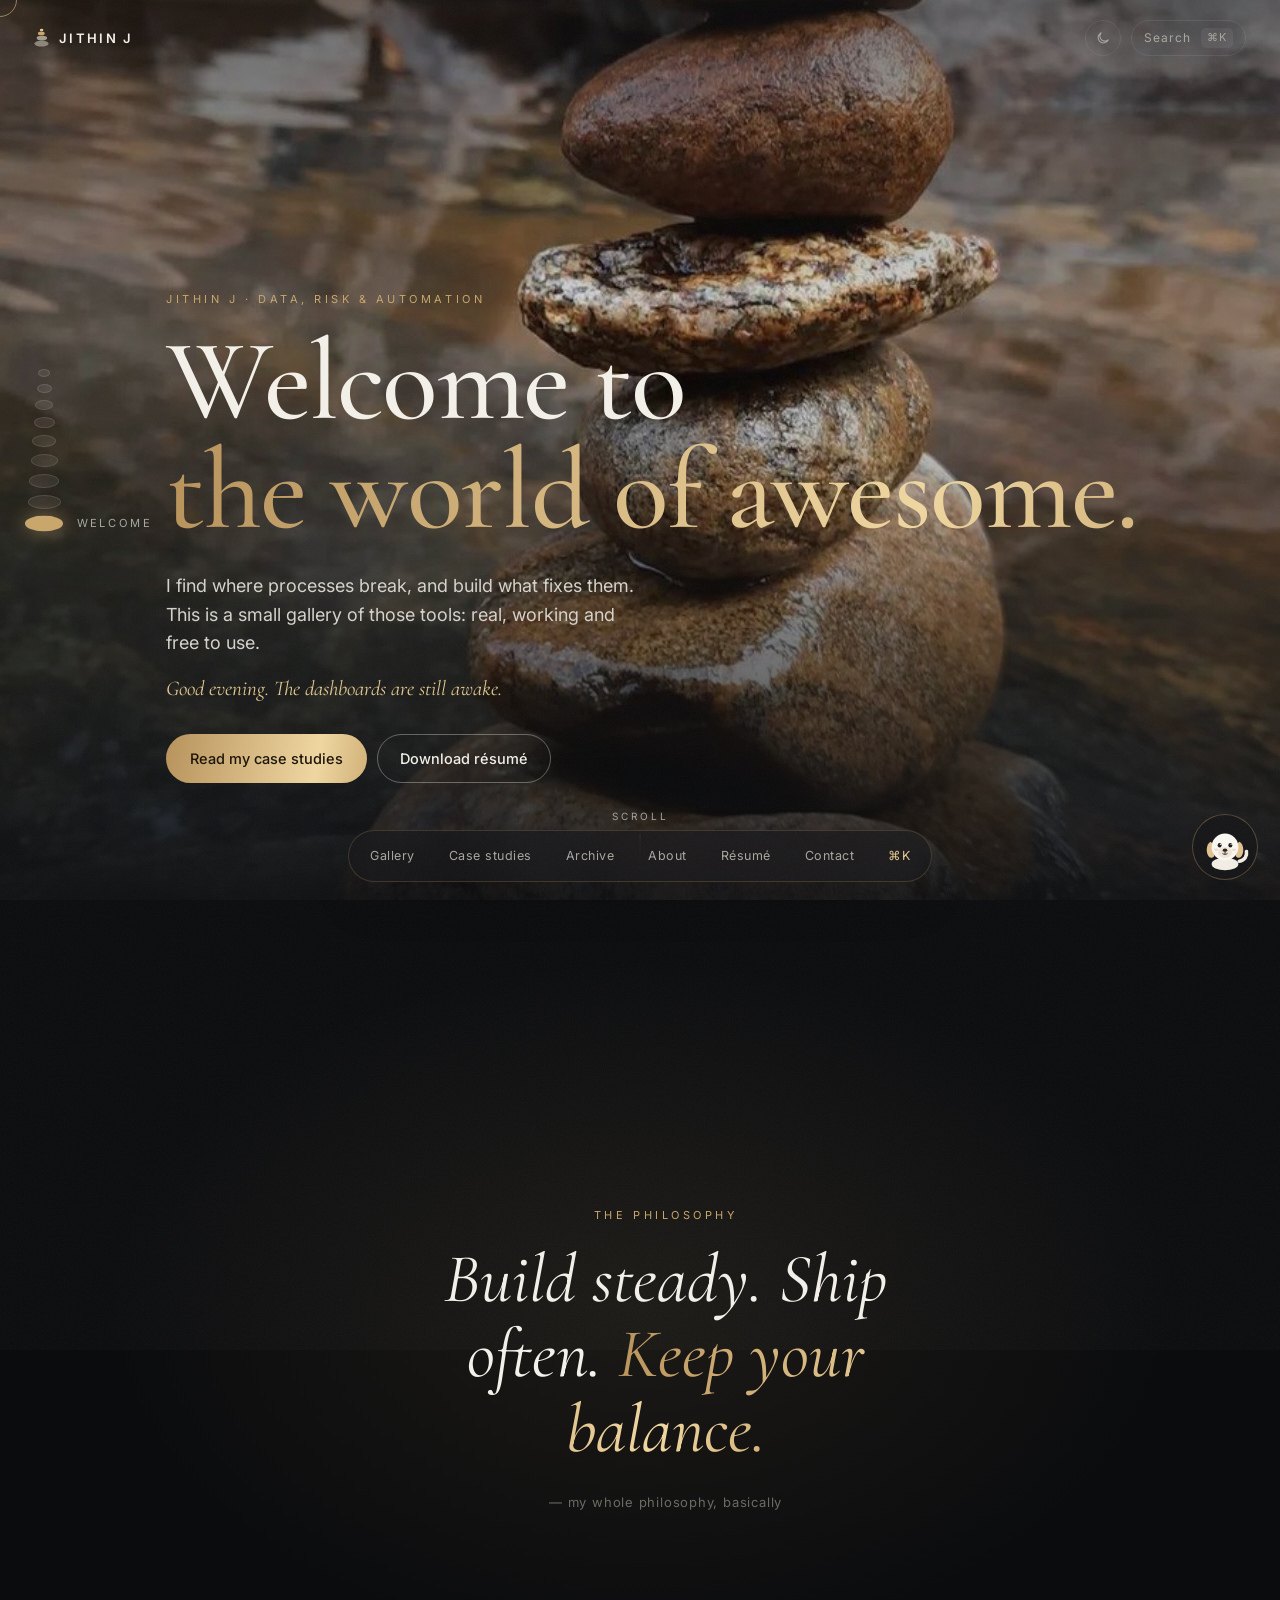
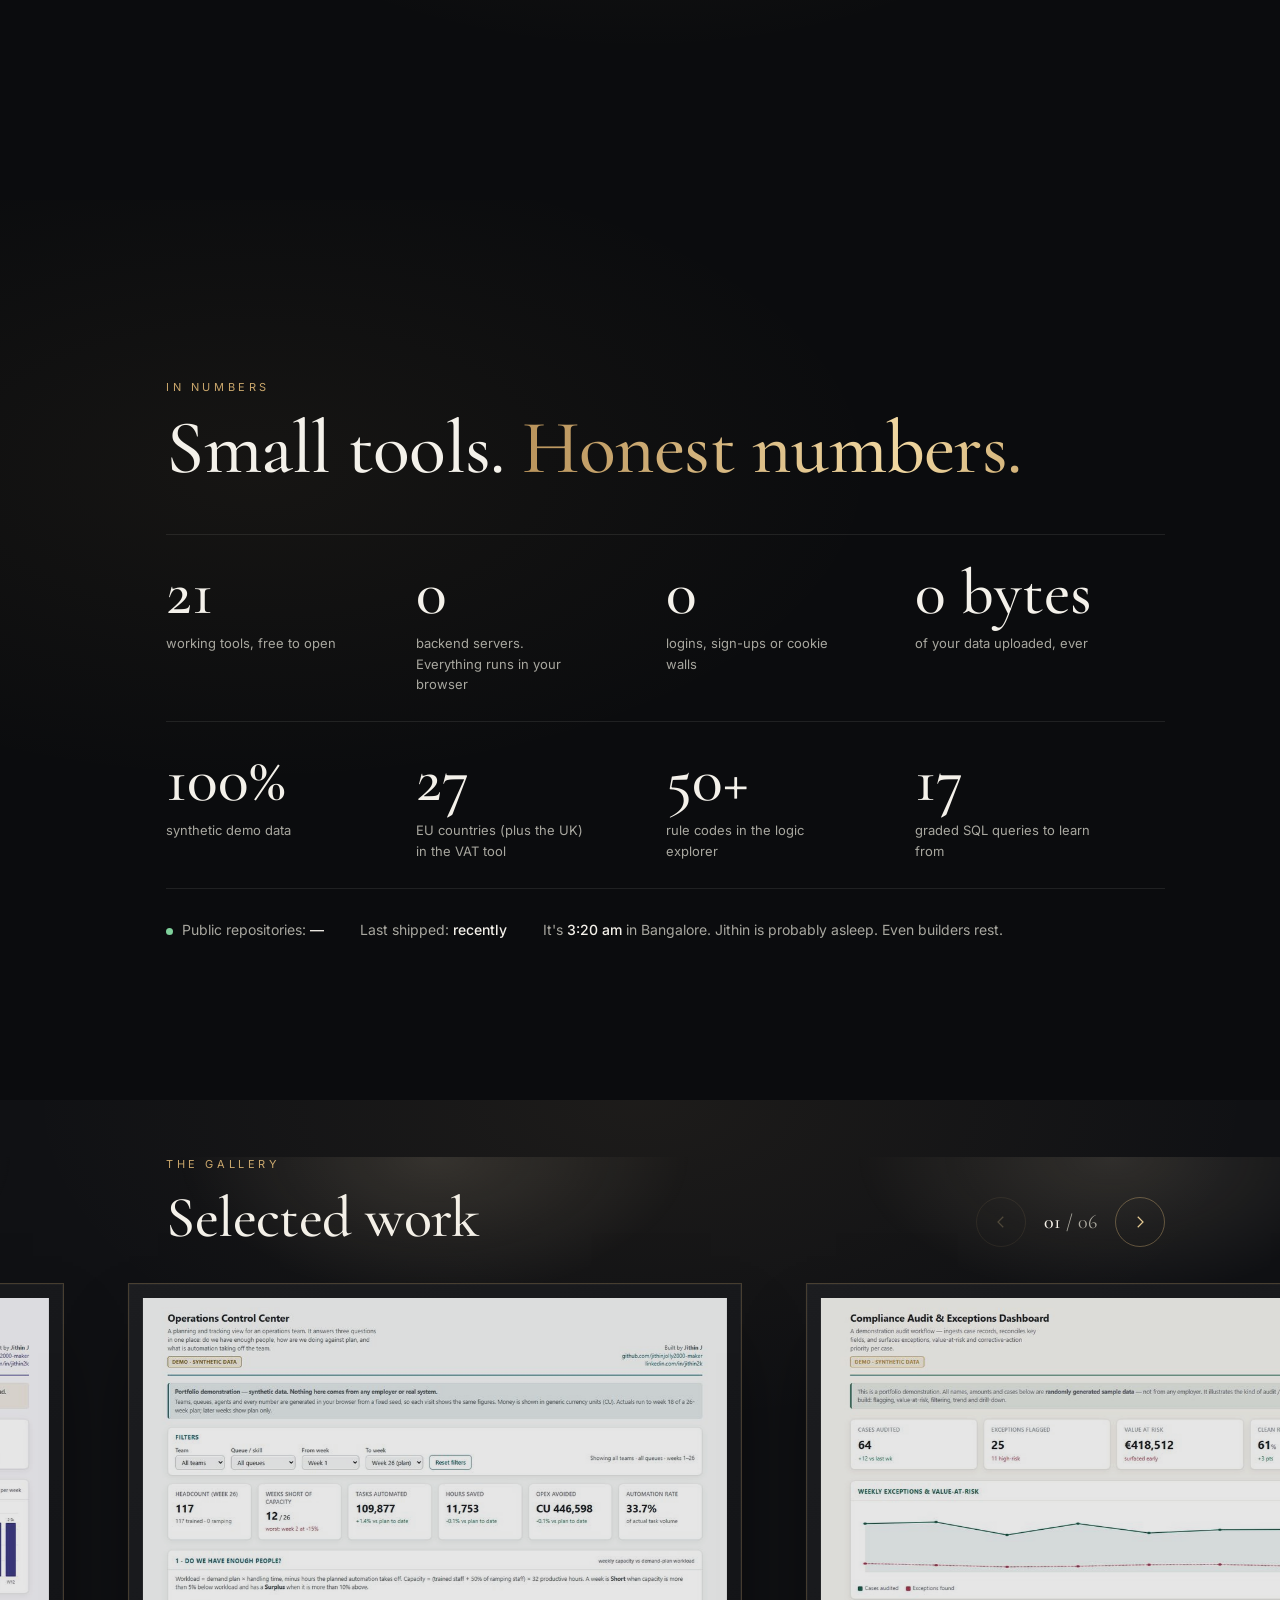
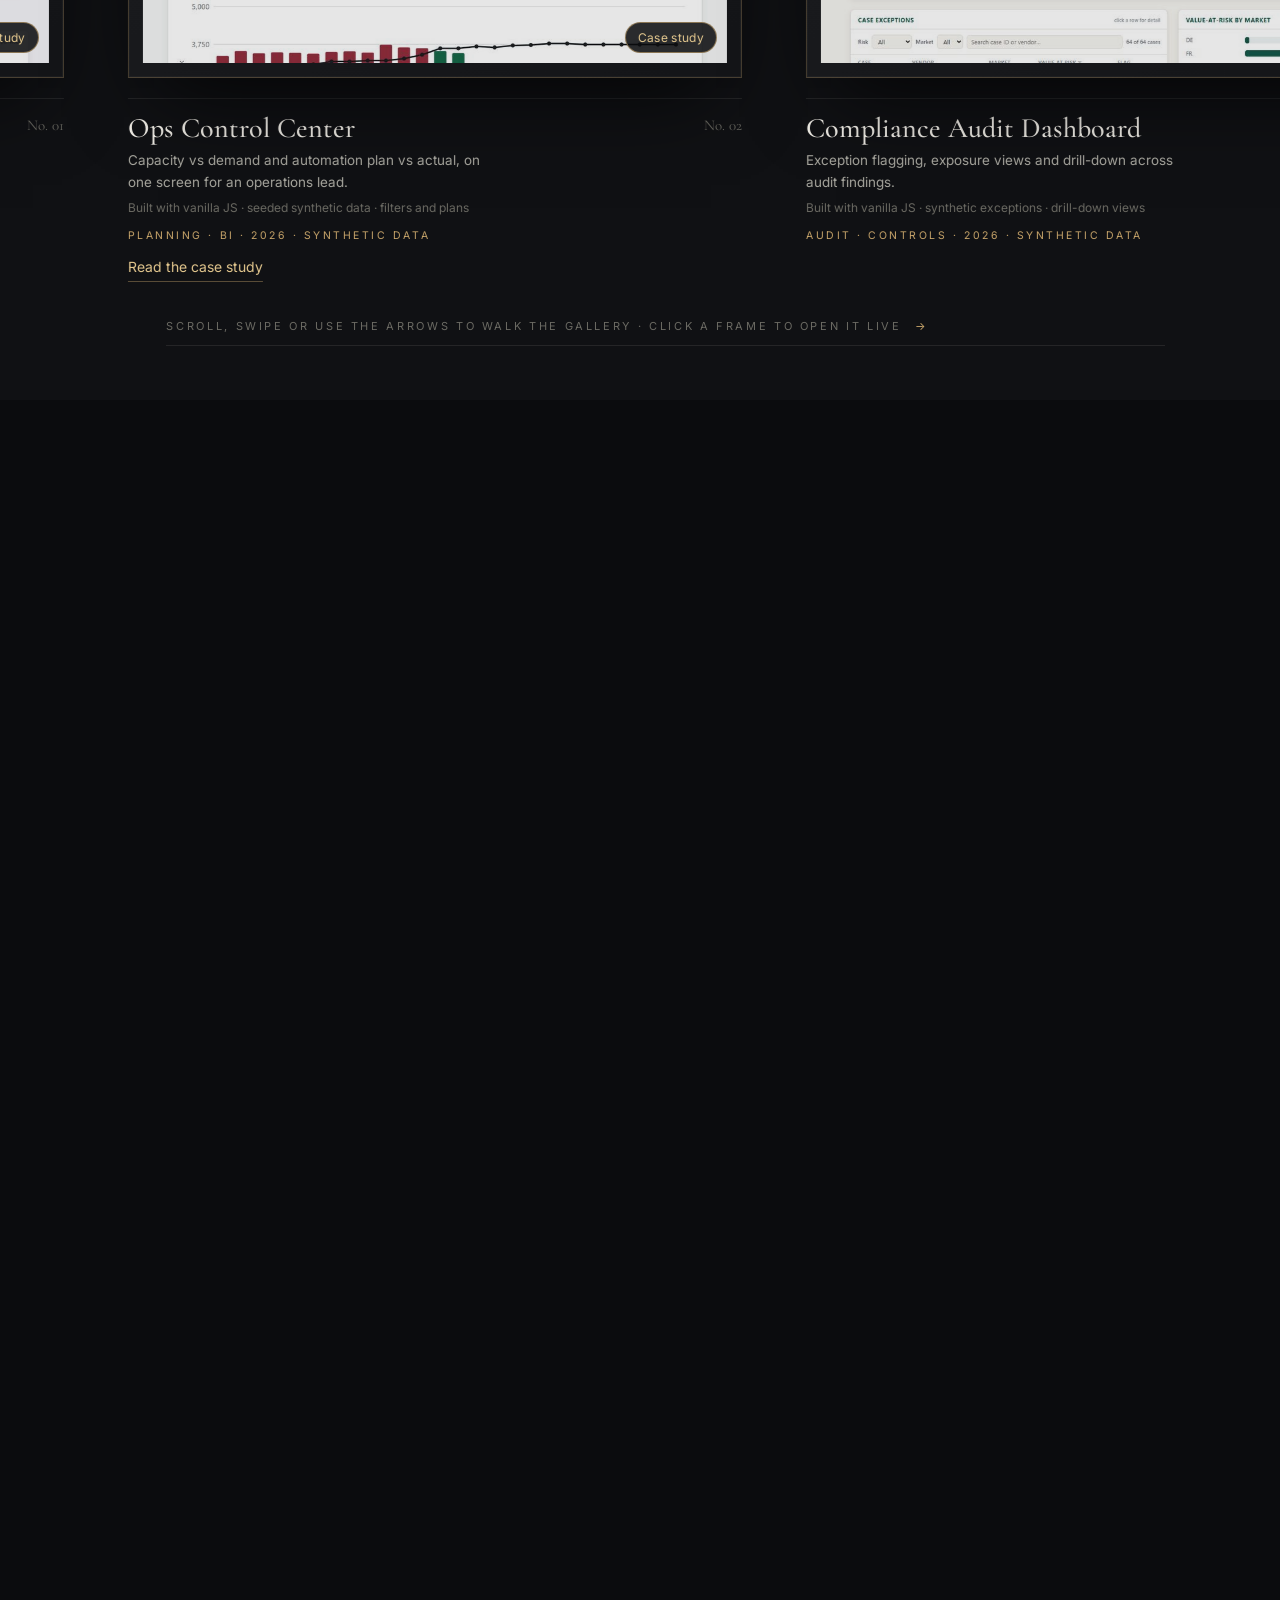
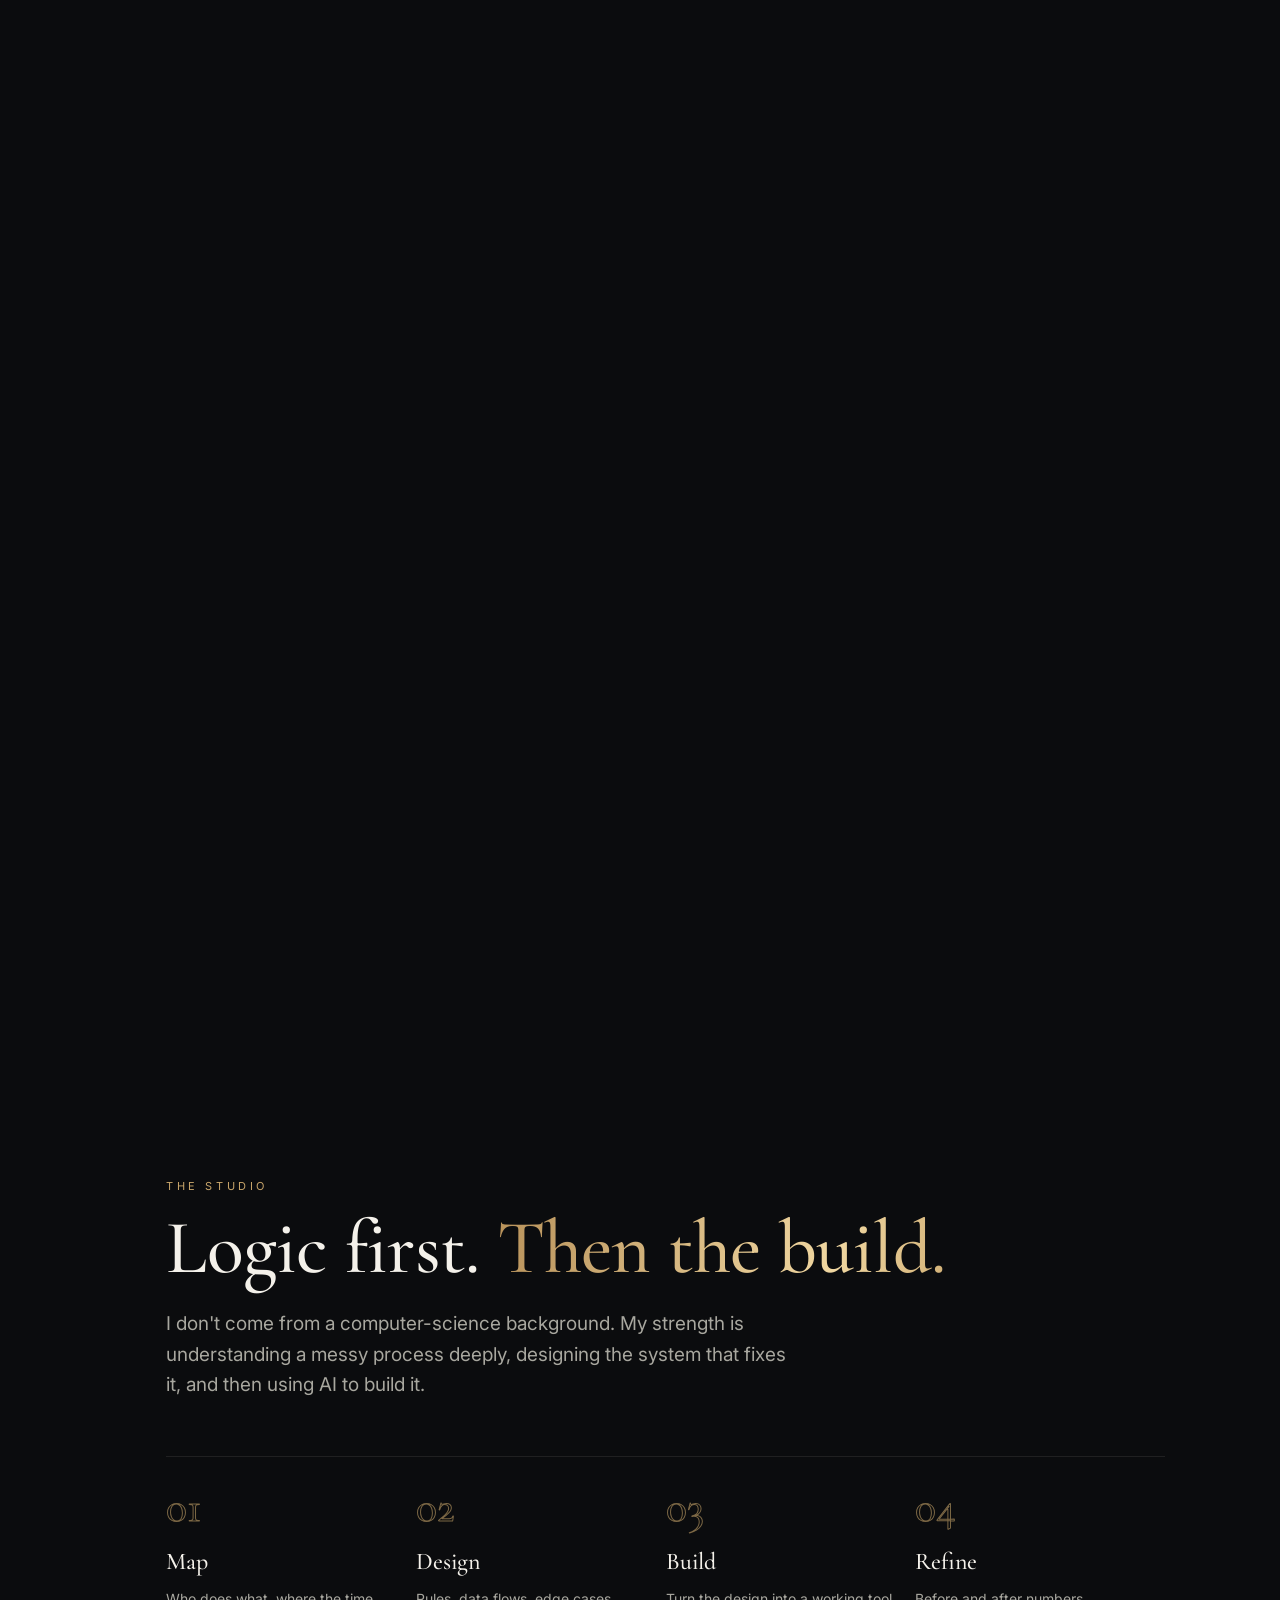
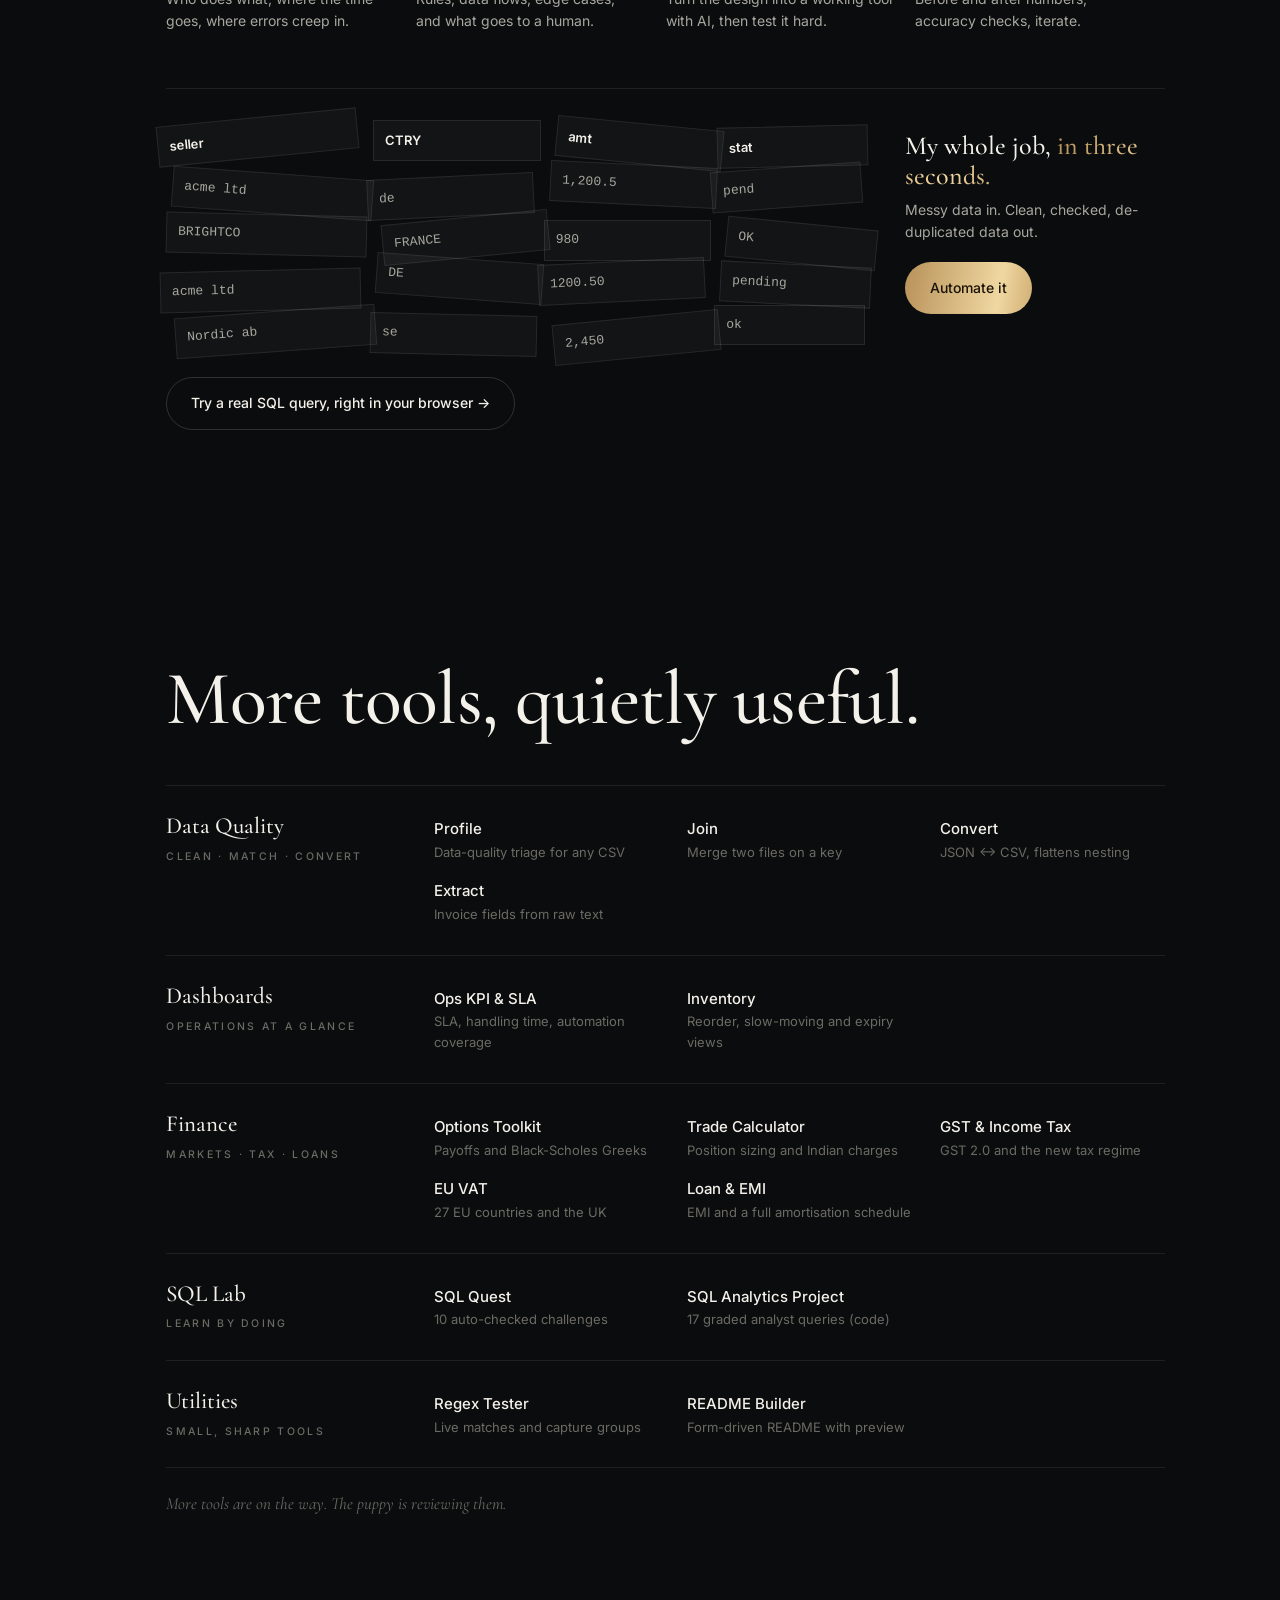
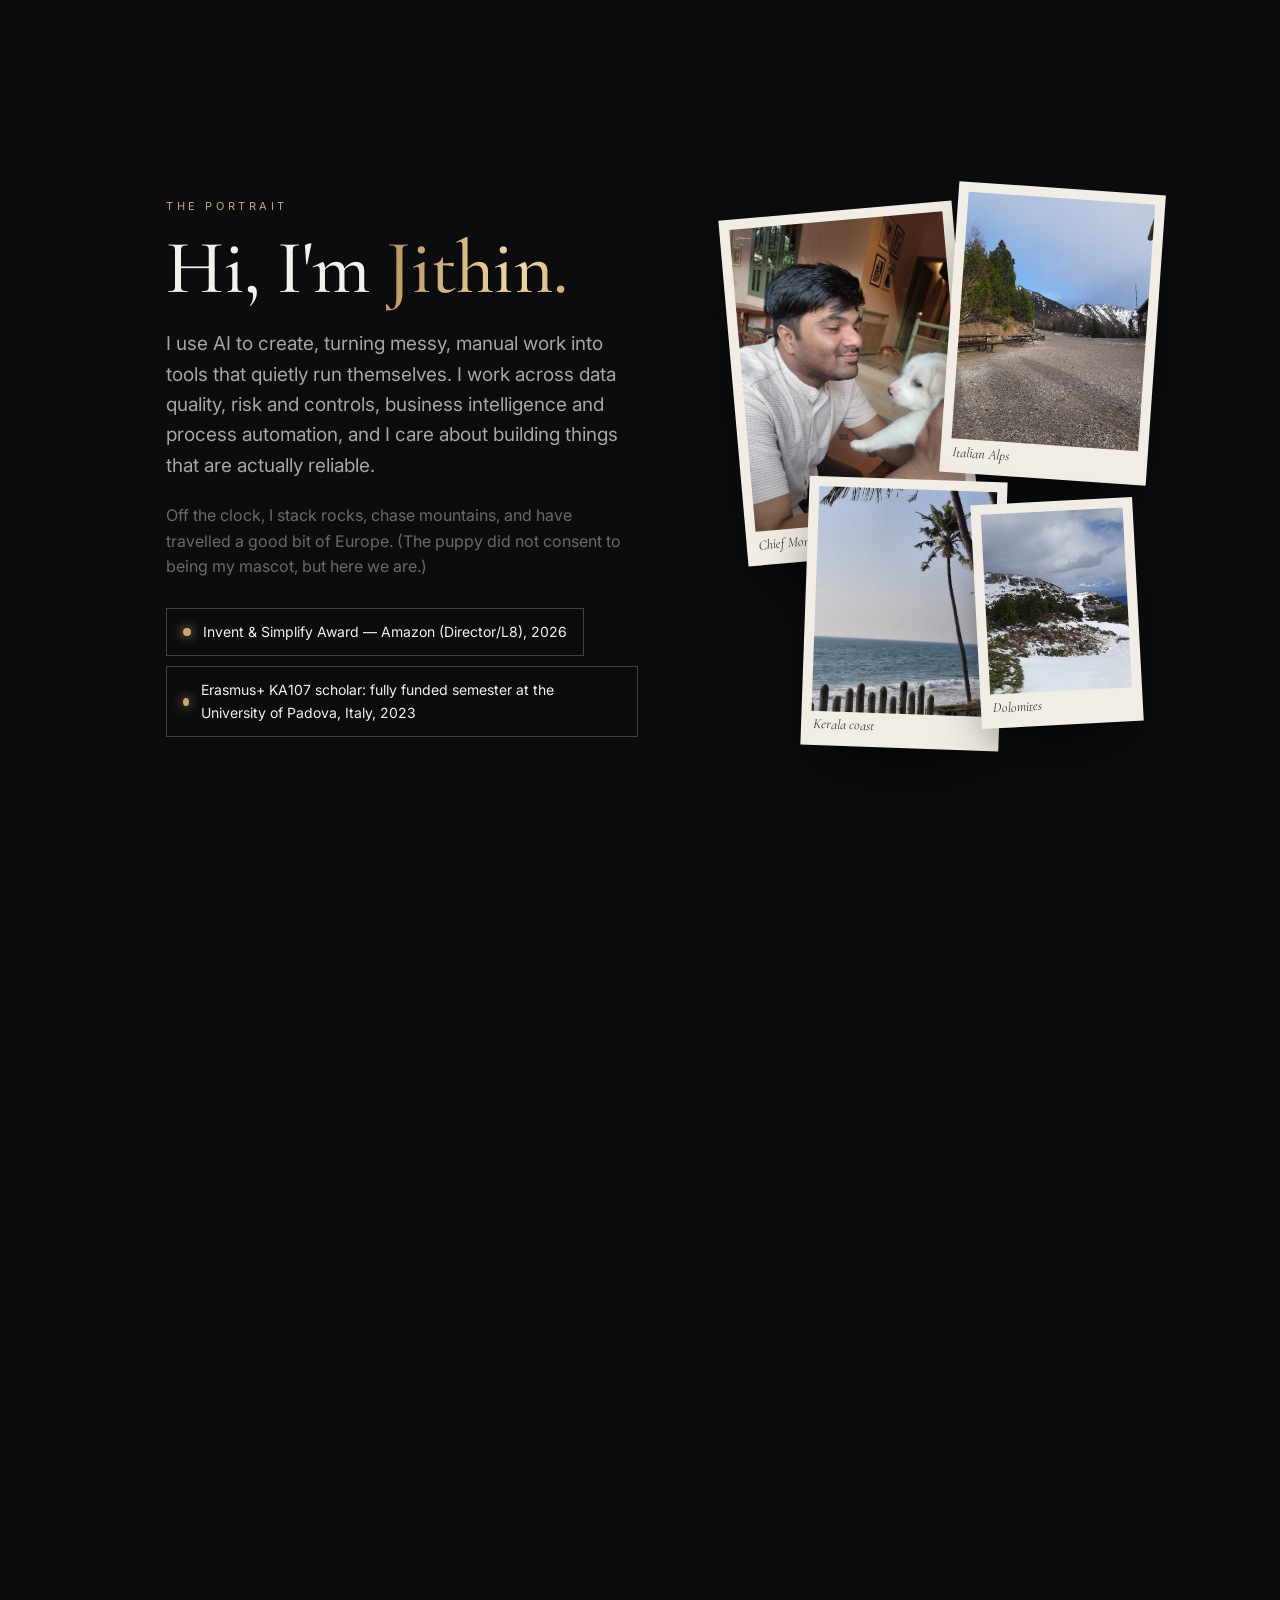
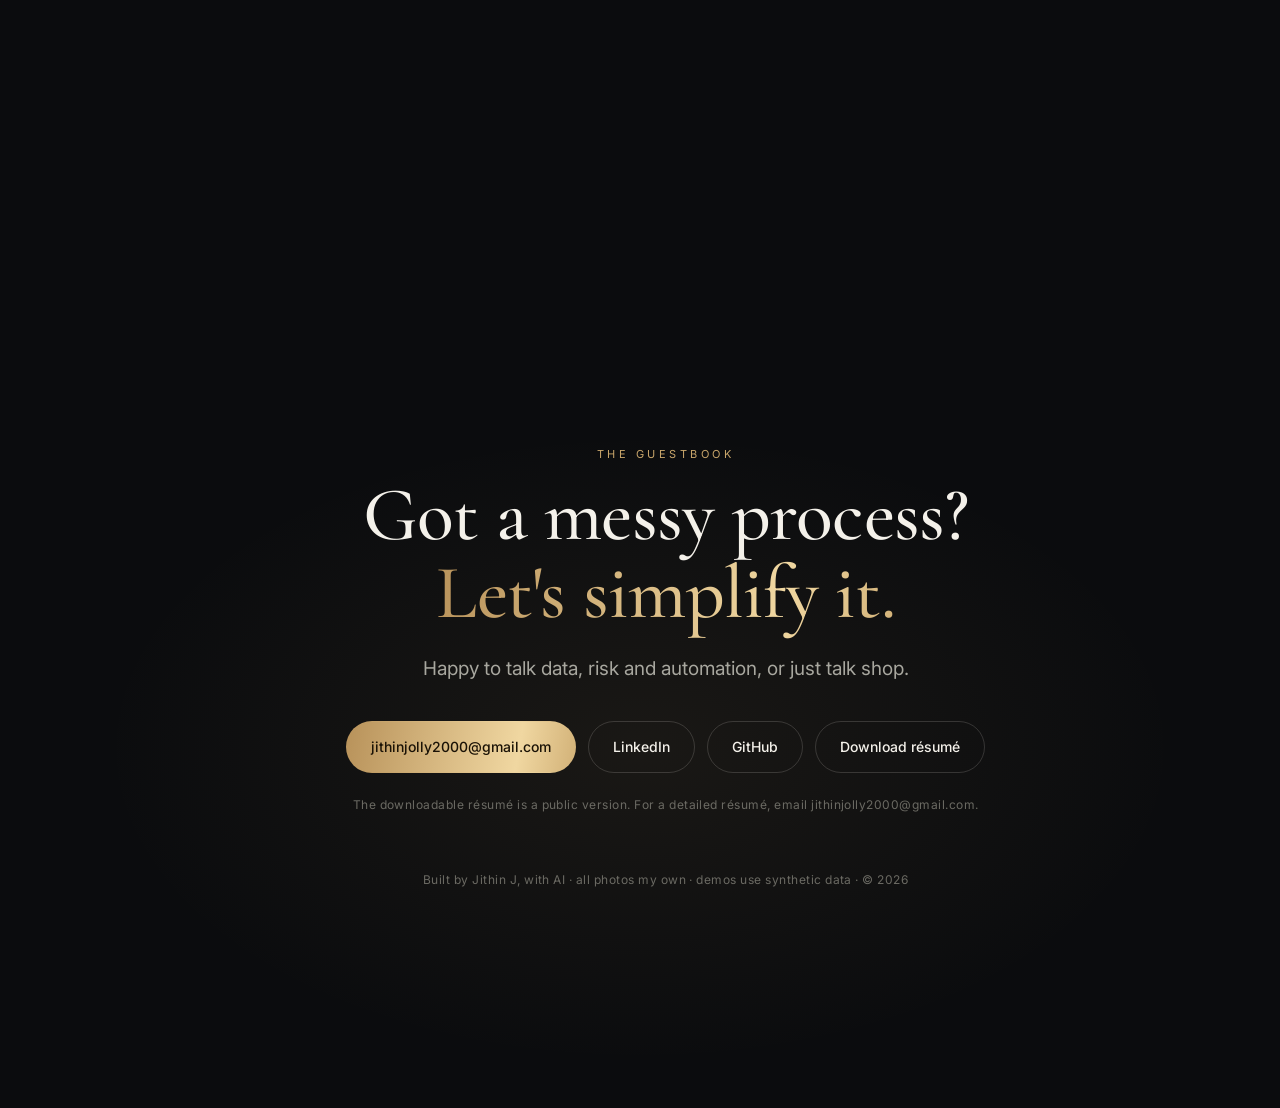
<file: index.html>
<!DOCTYPE html>
<html lang="en">
<head>
<meta charset="UTF-8">
<meta name="viewport" content="width=device-width, initial-scale=1.0">
<title>Jithin J — the world of awesome</title>
<meta name="description" content="Jithin J — data, risk and automation. A small gallery of real, working, in-browser tools and dashboards.">
<link rel="preconnect" href="https://fonts.googleapis.com"><link rel="preconnect" href="https://fonts.gstatic.com" crossorigin>
<link href="https://fonts.googleapis.com/css2?family=Cormorant+Garamond:ital,wght@0,400;0,500;0,600;1,400&family=Inter:wght@400;500;600&display=swap" rel="stylesheet">
<style>
  :root{
    --bg:#0b0c0e; --bg2:#101114; --ink:#f4f1ea; --muted:#a8a79f; --dim:#6b6a63; --line:rgba(244,241,234,.09);
    --sand:#c9a66b; --sand2:#e4c88f; --stone:#8d8678;
    --gold:linear-gradient(100deg,#b8925a 0%,#f0d7a1 38%,#c9a66b 55%,#f6e2b5 75%,#b8925a 100%);
    --serif:"Cormorant Garamond",Georgia,"Times New Roman",serif;
    --sans:Inter,"Segoe UI",system-ui,-apple-system,Arial,sans-serif;
    --ease:cubic-bezier(.2,.7,.2,1);
  }
  *{box-sizing:border-box;margin:0;padding:0}
  html{scroll-behavior:smooth;scroll-snap-type:y proximity}
  body{font-family:var(--sans);background:var(--bg);color:var(--ink);line-height:1.6;font-size:16px;-webkit-font-smoothing:antialiased;overflow-x:hidden}
  a{color:inherit;text-decoration:none}
  button{font:inherit;color:inherit;background:none;border:0;cursor:pointer}
  ::selection{background:rgba(201,166,107,.35)}

  /* film grain */
  body::after{content:'';position:fixed;inset:-50%;z-index:90;pointer-events:none;opacity:.05;
    background-image:url("data:image/svg+xml,%3Csvg xmlns='http://www.w3.org/2000/svg' width='160' height='160'%3E%3Cfilter id='n'%3E%3CfeTurbulence type='fractalNoise' baseFrequency='.9' numOctaves='2' stitchTiles='stitch'/%3E%3C/filter%3E%3Crect width='100%25' height='100%25' filter='url(%23n)'/%3E%3C/svg%3E");
    animation:grain 8s steps(8) infinite}
  @keyframes grain{0%,100%{transform:translate(0,0)}25%{transform:translate(-3%,2%)}50%{transform:translate(2%,-3%)}75%{transform:translate(-2%,-1%)}}

  .gold{background:var(--gold);-webkit-background-clip:text;background-clip:text;color:transparent;background-size:200% 100%;animation:sheen 9s ease-in-out infinite}
  @keyframes sheen{0%,100%{background-position:0% 0}50%{background-position:100% 0}}
  .eyebrow{font-size:11px;letter-spacing:.32em;text-transform:uppercase;color:var(--sand)}
  .serif{font-family:var(--serif)}

  /* ---------- preloader: balancing the stones ---------- */
  #pre{position:fixed;inset:0;z-index:100;background:var(--bg);display:flex;align-items:center;justify-content:center;flex-direction:column;gap:20px;transition:opacity 1s ease,visibility 1s}
  #pre.gone{opacity:0;visibility:hidden}
  #pre .stack{display:flex;flex-direction:column;align-items:center;gap:5px}
  #pre .stack i{display:block;border-radius:50%;opacity:0;animation:drop .6s var(--ease) forwards}
  #pre .stack i:nth-child(1){width:14px;height:11px;background:#e4c88f;animation-delay:.15s}
  #pre .stack i:nth-child(2){width:22px;height:12px;background:#c9a66b;animation-delay:.4s}
  #pre .stack i:nth-child(3){width:31px;height:14px;background:#a59d8c;animation-delay:.65s}
  #pre .stack i:nth-child(4){width:42px;height:16px;background:#8d8678;animation-delay:.9s}
  @keyframes drop{from{opacity:0;transform:translateY(-16px)}to{opacity:1;transform:none}}
  #pre .pt{font-size:11px;letter-spacing:.32em;text-transform:uppercase;color:var(--dim);opacity:0;animation:fade 1s 1s forwards}
  @keyframes fade{to{opacity:1}}

  /* ---------- the cairn: side navigation ---------- */
  #cairn{position:fixed;left:26px;top:50%;transform:translateY(-50%);z-index:60;display:flex;flex-direction:column-reverse;align-items:center;gap:7px;opacity:0;transition:opacity .8s}
  #cairn.on{opacity:1}
  #cairn button{position:relative;display:block;border-radius:50%;background:rgba(244,241,234,.08);border:1px solid rgba(244,241,234,.12);transition:background .5s var(--ease),transform .5s var(--ease),box-shadow .5s}
  #cairn button.done{background:#5d5547;border-color:transparent}
  #cairn button.now{background:var(--sand);border-color:transparent;box-shadow:0 0 18px rgba(201,166,107,.55);transform:scale(1.06)}
  #cairn button span{position:absolute;left:calc(100% + 14px);top:50%;transform:translate(-6px,-50%);white-space:nowrap;font-size:10.5px;letter-spacing:.24em;text-transform:uppercase;color:var(--muted);opacity:0;pointer-events:none;transition:.3s}
  #cairn button:hover span,#cairn button.now span{opacity:1;transform:translate(0,-50%)}
  #cairn button:hover{background:var(--sand2)}
  @media(max-width:900px){#cairn{display:none}}

  /* ---------- nav ---------- */
  nav#nav{position:fixed;top:0;left:0;right:0;z-index:50;display:flex;justify-content:space-between;align-items:center;padding:20px 34px;transition:background .5s,padding .5s,border-color .5s;border-bottom:1px solid transparent}
  nav#nav.solid{background:rgba(11,12,14,.72);backdrop-filter:blur(14px);-webkit-backdrop-filter:blur(14px);padding:13px 34px;border-color:var(--line)}
  nav .logo{display:inline-flex;align-items:center;gap:10px;font-weight:600;letter-spacing:.18em;font-size:13px}
  nav .k{display:inline-flex;align-items:center;gap:10px;font-size:12px;letter-spacing:.08em;color:var(--muted);border:1px solid var(--line);padding:7px 12px;border-radius:999px;transition:.3s}
  nav .k:hover{color:var(--ink);border-color:rgba(201,166,107,.5)}
  nav .k kbd{font-family:var(--sans);font-size:11px;padding:1px 6px;border-radius:5px;background:rgba(244,241,234,.07)}

  /* ---------- chapters ---------- */
  .ch{position:relative;min-height:100vh;scroll-snap-align:start;display:flex;align-items:center;padding:110px 9vw 90px 13vw}
  @media(max-width:900px){.ch{padding:96px 24px 80px}}
  .mw{max-width:1120px;width:100%;margin:0 auto}
  .rv{opacity:0;transform:translateY(28px);transition:opacity 1.1s var(--ease),transform 1.1s var(--ease)}
  .rv.vis{opacity:1;transform:none}
  .rv.d1{transition-delay:.12s}.rv.d2{transition-delay:.24s}.rv.d3{transition-delay:.36s}
  h2.t{font-family:var(--serif);font-weight:500;font-size:clamp(38px,6vw,76px);line-height:1.02;letter-spacing:-.01em;margin-top:14px}
  .lede{margin-top:22px;font-size:clamp(16px,1.6vw,19px);color:var(--muted);max-width:52ch}

  /* hero (entrance hall) */
  #hero{padding:0;align-items:flex-end;overflow:hidden}
  #hero .bg{position:absolute;inset:0;background:url('hero.jpg') center/cover;transform:scale(1.1);transition:transform 9s var(--ease)}
  #hero.in .bg{transform:scale(1)}
  #hero::after{content:'';position:absolute;inset:0;background:linear-gradient(180deg,rgba(11,12,14,.55),rgba(11,12,14,.12) 38%,rgba(11,12,14,.92))}
  #hero .inner{position:relative;z-index:2;width:100%;padding:0 9vw 13vh 13vw}
  @media(max-width:900px){#hero .inner{padding:0 24px 12vh}}
  #hero h1{font-family:var(--serif);font-weight:500;font-size:clamp(46px,9vw,124px);line-height:.95;letter-spacing:-.015em;margin-top:18px}
  #hero h1 span{display:block;opacity:0;transform:translateY(34px);transition:1.3s var(--ease)}
  #hero.in h1 span{opacity:1;transform:none}
  #hero.in h1 span:nth-child(2){transition-delay:.18s}
  #hero .sub{margin-top:26px;font-size:clamp(15px,1.6vw,18px);color:#d6d3cb;max-width:44ch;opacity:0;transition:1.2s .5s var(--ease)}
  #hero.in .sub,#hero.in .eyebrow{opacity:1}
  #hero .eyebrow{opacity:0;transition:1s .2s}
  #hero .cue{position:absolute;z-index:2;bottom:28px;left:50%;transform:translateX(-50%);font-size:10px;letter-spacing:.3em;text-transform:uppercase;color:var(--muted)}
  #hero .cue::after{content:'';display:block;width:1px;height:38px;margin:10px auto 0;background:linear-gradient(var(--sand),transparent);animation:pulse 2.2s infinite}
  @keyframes pulse{0%,100%{opacity:.25}50%{opacity:1}}

  /* philosophy (spotlight room) */
  #philosophy{justify-content:center;text-align:center;background:radial-gradient(ellipse 60% 55% at 50% 45%,rgba(201,166,107,.09),transparent 70%),var(--bg)}
  #philosophy blockquote{font-family:var(--serif);font-weight:400;font-style:italic;font-size:clamp(34px,5.4vw,72px);line-height:1.08;max-width:17ch;margin:18px auto 0}
  #philosophy .by{margin-top:26px;font-size:13px;color:var(--dim);letter-spacing:.06em}

  /* gallery (horizontal room) */
  #gallery{display:block;padding:0;min-height:auto}
  .g-pin{position:relative;height:calc(var(--n,6) * 42vh + 100vh)}
  .g-stage{position:sticky;top:0;height:100vh;overflow:hidden;display:flex;flex-direction:column;justify-content:center;padding-top:64px;padding-bottom:72px;background:radial-gradient(ellipse 80% 60% at 50% 0%,rgba(201,166,107,.07),transparent 60%),var(--bg2)}
  .g-head{padding:0 9vw 0 13vw;display:flex;justify-content:space-between;align-items:flex-end;gap:20px}
  .g-head h2.t{font-size:clamp(34px,4.6vw,58px)}
  .g-count{font-family:var(--serif);font-size:20px;color:var(--muted);white-space:nowrap}
  .g-nav{display:flex;align-items:center;gap:18px}
  .g-arrow{width:50px;height:50px;border-radius:50%;border:1px solid rgba(201,166,107,.4);display:flex;align-items:center;justify-content:center;color:var(--sand2);transition:background .35s var(--ease),color .35s,border-color .35s,opacity .35s,transform .35s var(--ease)}
  .g-arrow svg{width:18px;height:18px}
  .g-arrow:hover{background:var(--sand);color:#1a1206;border-color:var(--sand);transform:scale(1.06)}
  .g-arrow:disabled{opacity:.25;pointer-events:none}
  .g-hint .go{display:inline-block;margin-left:8px;color:var(--sand);animation:nudge 1.8s ease-in-out infinite}
  @keyframes nudge{0%,100%{transform:translateX(0)}50%{transform:translateX(7px)}}
  .g-count b{color:var(--ink);font-weight:500}
  .g-track{display:flex;gap:5vw;padding:4vh 9vw 0 13vw;will-change:transform}
  .fw{flex:0 0 min(48vw,660px,calc((100vh - 380px) * 1.6));display:flex;flex-direction:column}
  .fw .case{align-self:flex-start;margin-top:12px;font-size:14px;color:var(--sand2);text-decoration:none;border-bottom:1px solid rgba(201,166,107,.4);padding-bottom:2px;transition:color .25s,border-color .25s}
  .fw .case:hover{color:var(--ink);border-color:var(--ink)}
  .frame{flex:none;width:100%;position:relative;cursor:pointer;text-align:left}
  .frame .spot{position:absolute;left:50%;top:-14vh;width:120%;height:60%;transform:translateX(-50%);background:radial-gradient(ellipse 50% 60% at 50% 0%,rgba(255,236,200,.13),transparent 70%);pointer-events:none}
  .frame .mat{position:relative;padding:14px;background:linear-gradient(145deg,#1c1d20,#141518);border:1px solid rgba(201,166,107,.28);box-shadow:0 40px 80px -30px rgba(0,0,0,.8),inset 0 0 0 1px rgba(244,241,234,.03);transition:transform .7s var(--ease),border-color .7s,box-shadow .7s}
  .frame:hover .mat,.frame:focus-visible .mat{transform:translateY(-8px);border-color:rgba(228,200,143,.7);box-shadow:0 60px 100px -30px rgba(0,0,0,.9),0 0 40px -10px rgba(201,166,107,.25)}
  .frame:focus-visible{outline:none}
  .frame img{display:block;width:100%;height:auto;aspect-ratio:16/10;object-fit:cover;object-position:top;filter:saturate(.85) brightness(.9);transition:filter .7s}
  .frame:hover img{filter:none}
  .placard{display:flex;justify-content:space-between;align-items:flex-start;gap:16px;margin-top:20px;padding-top:14px;border-top:1px solid var(--line)}
  .placard h3{font-family:var(--serif);font-weight:500;font-size:clamp(22px,2.2vw,29px);line-height:1.1}
  .placard p{font-size:13.5px;color:var(--muted);margin-top:6px;max-width:42ch}
  .placard .no{font-family:var(--serif);font-size:15px;color:var(--dim);white-space:nowrap}
  .placard .cat{font-size:10.5px;letter-spacing:.24em;text-transform:uppercase;color:var(--sand);margin-top:10px}
  .g-hint{padding:4vh 9vw 0 13vw;font-size:11px;letter-spacing:.24em;text-transform:uppercase;color:var(--dim)}
  .g-bar{position:absolute;left:13vw;right:9vw;bottom:6vh;height:1px;background:var(--line)}
  .g-bar i{position:absolute;left:0;top:0;bottom:0;width:0;background:var(--sand)}
  @media(max-width:900px){
    .g-pin{height:auto}.g-stage{position:relative;height:auto;padding:96px 0 70px}
    .g-head,.g-hint{padding-left:24px;padding-right:24px}
    .g-track{overflow-x:auto;scroll-snap-type:x mandatory;padding:4vh 24px 10px;transform:none!important;scrollbar-width:none}
    .g-track::-webkit-scrollbar{display:none}
    .fw{flex-basis:84vw;scroll-snap-align:center}.g-bar{display:none}
  }

  /* studio (how I work) */
  .steps{display:grid;grid-template-columns:repeat(4,1fr);margin-top:56px;border-top:1px solid var(--line)}
  @media(max-width:900px){.steps{grid-template-columns:1fr 1fr}}
  .step{padding:28px 22px 0 0}
  .step .n{font-family:var(--serif);font-size:44px;line-height:1;color:transparent;-webkit-text-stroke:1px rgba(201,166,107,.6)}
  .step h4{font-family:var(--serif);font-weight:500;font-size:24px;margin-top:14px}
  .step p{font-size:14px;color:var(--muted);margin-top:6px;max-width:26ch}

  /* archive (more tools) */
  .arch{margin-top:46px}
  .coll{display:grid;grid-template-columns:240px 1fr;gap:28px;padding:22px 0;border-top:1px solid var(--line)}
  .coll:last-child{border-bottom:1px solid var(--line)}
  @media(max-width:760px){.coll{grid-template-columns:1fr;gap:8px}}
  .coll h4{font-family:var(--serif);font-weight:500;font-size:23px}
  .coll h4 small{display:block;font-family:var(--sans);font-size:10.5px;letter-spacing:.22em;text-transform:uppercase;color:var(--dim);margin-top:4px}
  .tl{display:grid;grid-template-columns:repeat(auto-fill,minmax(220px,1fr));gap:0 28px}
  .tl button{display:block;text-align:left;padding:8px 0}
  .tl b{font-weight:500;font-size:15px;transition:color .25s}
  .tl b::after{content:' ↗';color:var(--sand);opacity:0;transition:opacity .25s}
  .tl span{display:block;font-size:13px;color:var(--dim)}
  .tl button:hover b{color:var(--sand2)}.tl button:hover b::after{opacity:1}

  /* portrait room (about + prints) */
  #portrait .mw{display:grid;grid-template-columns:1.05fr 1fr;gap:6vw;align-items:center}
  @media(max-width:900px){#portrait .mw{grid-template-columns:1fr}}
  .award{display:inline-flex;align-items:center;gap:12px;margin-top:28px;padding:12px 16px;border:1px solid rgba(201,166,107,.35);font-size:14px}
  .award i{font-style:normal;width:8px;height:8px;border-radius:50%;background:var(--sand);box-shadow:0 0 12px var(--sand)}
  .prints{position:relative;height:min(64vh,560px)}
  .print{position:absolute;margin:0;padding:10px 10px 34px;background:#f1ede4;box-shadow:0 30px 60px -20px rgba(0,0,0,.75);transition:transform .8s var(--ease)}
  .print img{display:block;width:100%;height:100%;object-fit:cover}
  .print figcaption{position:absolute;left:12px;bottom:9px;font-family:var(--serif);font-style:italic;font-size:14px;color:#3b372f}
  .print.p1{width:52%;height:62%;left:4%;top:4%;transform:rotate(-5deg)}
  .print.p2{width:46%;height:52%;right:2%;top:0;transform:rotate(4deg)}
  .print.p3{width:44%;height:48%;left:20%;bottom:0;transform:rotate(2deg)}
  .print.p4{width:36%;height:40%;right:6%;bottom:4%;transform:rotate(-3deg)}
  .prints:hover .print{transform:rotate(0) scale(1.02)}

  /* guestbook (contact) */
  #guestbook{justify-content:center;text-align:center;background:radial-gradient(ellipse 60% 50% at 50% 60%,rgba(201,166,107,.08),transparent 70%),var(--bg)}
  .cta{display:flex;flex-wrap:wrap;gap:12px;justify-content:center;margin-top:36px}
  .btn{display:inline-flex;align-items:center;gap:10px;font-size:14px;font-weight:500;padding:14px 24px;border:1px solid rgba(244,241,234,.16);border-radius:999px;transition:.35s var(--ease)}
  .btn:hover{border-color:var(--sand);color:var(--sand2);transform:translateY(-2px)}
  .btn.primary{background:var(--gold);background-size:200% 100%;color:#1a1206;border-color:transparent}
  .btn.primary:hover{color:#1a1206;background-position:100% 0}
  .fine{margin-top:56px;font-size:12px;color:var(--dim);letter-spacing:.04em}

  /* ---------- the deck: dock, live window, command palette ---------- */
  #dock{position:fixed;left:50%;bottom:18px;transform:translate(-50%,30px);z-index:70;display:flex;gap:4px;padding:6px;border-radius:999px;background:rgba(20,21,24,.6);backdrop-filter:blur(16px);-webkit-backdrop-filter:blur(16px);border:1px solid rgba(201,166,107,.22);box-shadow:0 20px 50px -20px rgba(0,0,0,.8);opacity:0;transition:opacity .6s,transform .6s var(--ease)}
  #dock.on{opacity:1;transform:translate(-50%,0)}
  #dock button,#dock a{font-size:12.5px;letter-spacing:.04em;padding:9px 15px;border-radius:999px;color:var(--muted);transition:.25s}
  #dock button:hover,#dock a:hover{color:var(--ink);background:rgba(244,241,234,.07)}
  #dock .kk{color:var(--sand2)}
  @media(max-width:520px){#dock button,#dock a{padding:8px 10px;font-size:12px}}

  .scrim{position:fixed;inset:0;z-index:80;background:rgba(6,7,8,.55);backdrop-filter:blur(6px);-webkit-backdrop-filter:blur(6px);opacity:0;visibility:hidden;transition:.4s}
  .scrim.on{opacity:1;visibility:visible}
  #win{position:fixed;z-index:85;left:50%;top:50%;width:min(1180px,94vw);height:min(760px,86vh);transform:translate(-50%,-46%) scale(.96);opacity:0;visibility:hidden;display:flex;flex-direction:column;border-radius:14px;overflow:hidden;background:rgba(18,19,22,.86);backdrop-filter:blur(20px);-webkit-backdrop-filter:blur(20px);border:1px solid rgba(201,166,107,.3);box-shadow:0 60px 120px -30px rgba(0,0,0,.9);transition:.45s var(--ease)}
  #win.on{opacity:1;visibility:visible;transform:translate(-50%,-50%) scale(1)}
  #win .bar{display:flex;align-items:center;gap:14px;padding:11px 14px;border-bottom:1px solid var(--line)}
  #win .dots{display:flex;gap:7px}
  #win .dots i{width:11px;height:11px;border-radius:50%;background:#3a3b3f}
  #win .dots i:first-child{background:#c9a66b}
  #win .ttl{flex:1;font-family:var(--serif);font-size:19px}
  #win .ttl small{font-family:var(--sans);font-size:11px;letter-spacing:.2em;text-transform:uppercase;color:var(--dim);margin-left:10px}
  #win .act{display:flex;gap:6px}
  #win .act a,#win .act button{font-size:12.5px;padding:7px 12px;border-radius:999px;border:1px solid var(--line);color:var(--muted);transition:.25s}
  #win .act a:hover,#win .act button:hover{color:var(--ink);border-color:rgba(201,166,107,.5)}
  #win iframe{flex:1;width:100%;border:0;background:#fff}
  #win .load{position:absolute;inset:52px 0 0;display:flex;align-items:center;justify-content:center;font-size:11px;letter-spacing:.3em;text-transform:uppercase;color:var(--dim);pointer-events:none;transition:opacity .4s;background:var(--bg2)}
  #win.ready .load{opacity:0}

  #cmd{position:fixed;z-index:88;left:50%;top:14vh;width:min(620px,92vw);transform:translate(-50%,-10px);opacity:0;visibility:hidden;border-radius:14px;overflow:hidden;background:rgba(20,21,24,.92);backdrop-filter:blur(20px);-webkit-backdrop-filter:blur(20px);border:1px solid rgba(201,166,107,.3);box-shadow:0 50px 100px -30px rgba(0,0,0,.9);transition:.3s var(--ease)}
  #cmd.on{opacity:1;visibility:visible;transform:translate(-50%,0)}
  #cmd input{width:100%;padding:18px 20px;font:inherit;font-size:17px;color:var(--ink);background:transparent;border:0;border-bottom:1px solid var(--line);outline:none}
  #cmd input::placeholder{color:var(--dim)}
  #cmd ul{list-style:none;max-height:52vh;overflow:auto;padding:6px}
  #cmd li{display:flex;justify-content:space-between;align-items:center;gap:12px;padding:11px 14px;border-radius:9px;cursor:pointer;font-size:14.5px}
  #cmd li small{font-size:10.5px;letter-spacing:.2em;text-transform:uppercase;color:var(--dim)}
  #cmd li.sel{background:rgba(201,166,107,.12)}
  #cmd li.sel small{color:var(--sand)}

  /* greeting */
  #hero .greet{margin-top:14px;font-family:var(--serif);font-style:italic;font-size:clamp(17px,1.8vw,21px);color:#e4c88f;opacity:0;transition:1.2s .9s}
  #hero.in .greet{opacity:1}

  /* case-study visibility */
  #hero .hcta{margin-top:28px;opacity:0;transition:opacity 1.2s 1.1s}
  #hero.in .hcta{opacity:1}
  .hbtn{display:inline-flex;align-items:center;gap:10px;padding:13px 24px;border-radius:999px;background:var(--gold);background-size:200% 100%;color:#1a1206;font-weight:500;font-size:14.5px;text-decoration:none;transition:background-position .6s var(--ease),transform .3s var(--ease)}
  .hbtn:hover{background-position:100% 0;transform:translateY(-2px)}
  .hghost{display:inline-flex;align-items:center;gap:10px;padding:12px 22px;border-radius:999px;border:1px solid rgba(244,241,234,.35);color:#f4f1ea;font-size:14.5px;font-weight:500;text-decoration:none;margin-left:10px;transition:border-color .3s,color .3s}
  .hghost:hover{border-color:var(--sand2);color:var(--sand2)}
  @media(max-width:520px){.hghost{margin:10px 0 0}}
  .honours{display:flex;flex-direction:column;gap:10px;margin-top:28px;align-items:flex-start}
  .honours .award{margin-top:0}
  .frame .badge{position:absolute;right:24px;bottom:24px;z-index:3;padding:5px 12px;border-radius:999px;background:rgba(11,12,14,.86);border:1px solid rgba(201,166,107,.6);color:#e4c88f;font-size:12px;letter-spacing:.03em;pointer-events:none}

  /* numbers room */
  #numbers{background:radial-gradient(ellipse 70% 50% at 20% 30%,rgba(201,166,107,.06),transparent 70%),var(--bg)}
  .stats{display:grid;grid-template-columns:repeat(4,1fr);margin-top:46px;border-top:1px solid var(--line)}
  @media(max-width:900px){.stats{grid-template-columns:repeat(2,1fr)}}
  .stat{padding:26px 18px 26px 0;border-bottom:1px solid var(--line)}
  .stat .v{font-family:var(--serif);font-weight:500;font-size:clamp(42px,5vw,66px);line-height:1}
  .stat .l{font-size:13px;color:var(--muted);margin-top:8px;max-width:22ch}
  .live{display:flex;flex-wrap:wrap;gap:12px 36px;margin-top:30px;font-size:14px;color:var(--muted)}
  .live b{color:var(--ink);font-weight:500}
  .dotlive{display:inline-block;width:7px;height:7px;border-radius:50%;background:#7fd19b;margin-right:9px;vertical-align:middle;animation:ping 2s infinite}
  @keyframes ping{0%{box-shadow:0 0 0 0 rgba(127,209,155,.55)}70%{box-shadow:0 0 0 8px rgba(127,209,155,0)}100%{box-shadow:0 0 0 0 rgba(127,209,155,0)}}

  /* gallery quips + build notes */
  .frame .quip{position:absolute;left:24px;right:24px;top:24px;z-index:3;padding:10px 14px;background:rgba(11,12,14,.84);backdrop-filter:blur(8px);-webkit-backdrop-filter:blur(8px);border:1px solid rgba(201,166,107,.38);font-family:var(--serif);font-style:italic;font-size:17px;line-height:1.3;color:#e4c88f;opacity:0;transform:translateY(-6px);transition:.45s var(--ease);pointer-events:none}
  .frame:hover .quip,.frame:focus-visible .quip{opacity:1;transform:none}
  .placard .tech{font-size:12px;color:var(--dim);margin-top:5px}

  /* messy -> tidy */
  .mess{margin-top:56px;padding-top:34px;border-top:1px solid var(--line);display:grid;grid-template-columns:minmax(0,1fr) 260px;gap:34px;align-items:center}
  @media(max-width:860px){.mess{grid-template-columns:1fr}}
  .sheet{display:grid;grid-template-columns:1.2fr 1fr 1fr .9fr;gap:6px}
  .cell{padding:9px 11px;font-size:13px;font-family:ui-monospace,Consolas,monospace;background:rgba(244,241,234,.035);border:1px solid var(--line);color:var(--muted);white-space:nowrap;overflow:hidden;text-overflow:ellipsis;transition:transform .9s var(--ease),background .9s,color .9s,opacity .9s}
  .cell.h{font-family:var(--sans);font-weight:600;color:var(--ink)}
  .sheet.tidy .cell{transform:none!important;font-family:var(--sans);color:var(--ink)}
  .sheet.tidy .cell.h{background:rgba(201,166,107,.14);color:var(--sand2)}
  .sheet.tidy .cell.dup{opacity:0;transform:scale(.6)!important}
  .mess .side h4{font-family:var(--serif);font-weight:500;font-size:26px;line-height:1.15}
  .mess .side p{font-size:14px;color:var(--muted);margin-top:8px}
  .mess .side .btn{margin-top:18px}
  .mess .cap{margin-top:12px;font-size:12.5px;color:var(--sand);min-height:1.4em}
  .trysql{margin-top:26px}

  /* archive note */
  .note{margin-top:22px;font-family:var(--serif);font-style:italic;font-size:17px;color:var(--dim)}

  /* puppy tooltip */
  .print .tip{position:absolute;left:8px;right:8px;top:8px;z-index:2;padding:8px 10px;background:rgba(11,12,14,.86);font-family:var(--serif);font-style:italic;font-size:14px;line-height:1.3;color:#e4c88f;opacity:0;transition:.4s;pointer-events:none}
  .print.p1:hover .tip{opacity:1}

  /* stones game */
  #play{justify-content:center;text-align:center}
  .gamebox{position:relative;margin:34px auto 0;width:min(440px,92vw);height:380px;border:1px solid rgba(201,166,107,.3);background:radial-gradient(ellipse 70% 60% at 50% 100%,rgba(201,166,107,.09),transparent 70%),#0e0f11;overflow:hidden;cursor:pointer;touch-action:manipulation;user-select:none}
  .gamebox canvas{display:block;width:100%;height:100%}
  .gmsg{position:absolute;left:0;right:0;top:18px;padding:0 18px;font-family:var(--serif);font-size:19px;line-height:1.3;color:#f4f1ea;pointer-events:none}
  .gmsg small{display:block;font-family:var(--sans);font-size:12px;letter-spacing:.12em;text-transform:uppercase;color:#a8a79f;margin-top:6px}
  .gscore{position:absolute;right:14px;bottom:10px;font-size:11px;letter-spacing:.2em;text-transform:uppercase;color:#6b6a63;pointer-events:none}

  /* secret stone rain */
  .rain{position:fixed;top:-40px;z-index:96;border-radius:50%;pointer-events:none;animation:fall linear forwards}
  @keyframes fall{to{transform:translateY(112vh) rotate(var(--r))}}

  /* nav right + theme toggle */
  nav#nav .right{display:flex;align-items:center;gap:10px}
  nav#nav .tg{width:36px;height:36px;border-radius:50%;border:1px solid var(--line);display:inline-flex;align-items:center;justify-content:center;color:var(--muted);transition:.3s}
  nav#nav .tg:hover{color:var(--ink);border-color:rgba(201,166,107,.5)}
  nav#nav .tg svg{width:16px;height:16px}

  /* sunrise (light) theme */
  body.light{--bg:#f3eee5;--bg2:#ebe4d8;--ink:#1e1b17;--muted:#5d574d;--dim:#8a8378;--line:rgba(30,27,23,.12);--sand:#956e35;--sand2:#7a5726;
    --gold:linear-gradient(100deg,#7a5524 0%,#b88a46 38%,#8d6630 55%,#c49b58 75%,#7a5524 100%)}
  body.light::after{opacity:.035}
  body.light #hero,body.light nav#nav:not(.solid){--ink:#f4f1ea;--muted:#d6d3cb;color:#f4f1ea}
  body.light nav#nav.solid{background:rgba(243,238,229,.82)}
  body.light .g-stage{background:radial-gradient(ellipse 80% 60% at 50% 0%,rgba(149,110,53,.08),transparent 60%),var(--bg2)}
  body.light .frame .mat{background:linear-gradient(145deg,#fbf8f2,#efe8dc);border-color:rgba(149,110,53,.35);box-shadow:0 40px 80px -40px rgba(60,45,20,.4)}
  body.light .frame .spot{background:radial-gradient(ellipse 50% 60% at 50% 0%,rgba(255,250,235,.7),transparent 70%)}
  body.light #dock,body.light #win,body.light #cmd{background:rgba(250,247,241,.9);border-color:rgba(149,110,53,.3)}
  body.light .scrim{background:rgba(40,32,20,.25)}
  body.light #cairn button{background:rgba(30,27,23,.08);border-color:rgba(30,27,23,.14)}
  body.light #cairn button.done{background:#b9ad97}
  body.light .btn{border-color:rgba(30,27,23,.2)}
  body.light .cell{background:rgba(30,27,23,.03)}
  body.light #ring{border-color:rgba(122,87,38,.5)}

  /* Cleo, the puppy guide */
  #cleoBtn{position:fixed;right:22px;bottom:20px;z-index:72;width:66px;height:66px;border-radius:50%;background:rgba(20,21,24,.7);backdrop-filter:blur(12px);-webkit-backdrop-filter:blur(12px);border:1px solid rgba(201,166,107,.35);display:flex;align-items:center;justify-content:center;cursor:pointer;opacity:0;transform:translateY(20px);transition:opacity .6s,transform .6s var(--ease),border-color .3s}
  #cleoBtn.on{opacity:1;transform:none}
  #cleoBtn:hover{border-color:var(--sand2)}
  #cleoBtn svg{width:50px;height:50px;overflow:visible}
  #cleoBtn .tail{transform-origin:46px 44px;animation:wag 2.4s ease-in-out infinite}
  @keyframes wag{0%,60%,100%{transform:rotate(0)}66%{transform:rotate(-22deg)}72%{transform:rotate(12deg)}78%{transform:rotate(-18deg)}84%{transform:rotate(6deg)}}
  #cleoBtn .eye{transform-box:fill-box;transform-origin:center;animation:cblink 5s infinite}
  @keyframes cblink{0%,94%,100%{transform:scaleY(1)}96%{transform:scaleY(.15)}}
  #cleoBtn .head{transform-origin:28px 40px;transition:transform .35s var(--ease)}
  #cleoBtn:hover .head,#cleoBtn.think .head{transform:rotate(-10deg)}
  #cleoBtn .hi{position:absolute;right:76px;bottom:20px;white-space:nowrap;font-size:13px;color:var(--ink);background:rgba(20,21,24,.88);border:1px solid rgba(201,166,107,.35);padding:6px 11px;border-radius:999px;opacity:0;transform:translateX(6px);transition:.35s var(--ease);pointer-events:none}
  #cleoBtn:hover .hi{opacity:1;transform:none}
  #cleo{position:fixed;right:22px;bottom:98px;z-index:73;width:min(360px,calc(100vw - 28px));height:min(520px,calc(100vh - 140px));display:flex;flex-direction:column;border-radius:16px;overflow:hidden;background:rgba(18,19,22,.92);backdrop-filter:blur(18px);-webkit-backdrop-filter:blur(18px);border:1px solid rgba(201,166,107,.3);box-shadow:0 40px 90px -30px rgba(0,0,0,.9);opacity:0;visibility:hidden;transform:translateY(14px) scale(.98);transform-origin:bottom right;transition:.35s var(--ease)}
  #cleo.on{opacity:1;visibility:visible;transform:none}
  #cleo .cleohd{display:flex;align-items:center;gap:12px;padding:14px 16px;border-bottom:1px solid var(--line)}
  #cleo .cleohd svg{width:34px;height:34px;flex:none}
  #cleo .cleohd b{display:block;font-family:var(--serif);font-weight:500;font-size:21px;line-height:1.1}
  #cleo .cleohd small{display:block;font-size:12px;color:var(--dim)}
  #cleo .cleohd button{margin-left:auto;width:32px;height:32px;border-radius:50%;border:1px solid var(--line);color:var(--muted)}
  #cleo .cleohd button:hover{color:var(--ink);border-color:rgba(201,166,107,.5)}
  #cleo .msgs{flex:1;overflow:auto;padding:14px 14px 6px;display:flex;flex-direction:column;gap:10px}
  #cleo .m{max-width:86%;padding:10px 13px;border-radius:14px;font-size:14px;line-height:1.5}
  #cleo .m.c{align-self:flex-start;background:rgba(244,241,234,.06);border:1px solid var(--line);border-bottom-left-radius:4px}
  #cleo .m.u{align-self:flex-end;background:rgba(201,166,107,.18);border:1px solid rgba(201,166,107,.3);border-bottom-right-radius:4px}
  #cleo .m a{color:var(--sand2)}
  #cleo .acts{display:flex;flex-wrap:wrap;gap:6px;margin-top:8px}
  #cleo .acts a,#cleo .acts button{font-size:12.5px;padding:6px 11px;border-radius:999px;border:1px solid rgba(201,166,107,.45);color:var(--sand2);text-decoration:none;background:none}
  #cleo .acts a:hover,#cleo .acts button:hover{background:rgba(201,166,107,.15)}
  #cleo .typing{display:flex;gap:5px;padding:12px 14px}
  #cleo .typing i{width:9px;height:8px;border-radius:50% 50% 45% 45%;background:var(--sand);opacity:.3;animation:paw 1s infinite}
  #cleo .typing i:nth-child(2){animation-delay:.15s}#cleo .typing i:nth-child(3){animation-delay:.3s}
  @keyframes paw{50%{opacity:1;transform:translateY(-3px)}}
  #cleo .chips{display:flex;gap:6px;flex-wrap:nowrap;overflow-x:auto;padding:8px 14px;scrollbar-width:none}
  #cleo .chips::-webkit-scrollbar{display:none}
  #cleo .chips button{flex:none;font-size:12.5px;padding:7px 12px;border-radius:999px;border:1px solid var(--line);color:var(--muted);white-space:nowrap}
  #cleo .chips button:hover{color:var(--ink);border-color:rgba(201,166,107,.5)}
  #cleo form{display:flex;gap:8px;padding:10px 12px 12px;border-top:1px solid var(--line)}
  #cleo input{flex:1;min-width:0;background:rgba(244,241,234,.05);border:1px solid var(--line);border-radius:999px;padding:10px 14px;color:var(--ink);font:inherit;font-size:14px;outline:none}
  #cleo input:focus{border-color:rgba(201,166,107,.5)}
  #cleo form button{padding:0 16px;border-radius:999px;background:var(--gold);color:#1a1206;font-weight:500;font-size:13.5px}
  body.light #cleoBtn,body.light #cleo{background:rgba(250,247,241,.92);border-color:rgba(149,110,53,.3)}
  body.light #cleoBtn .hi{background:rgba(250,247,241,.95)}
  @media(max-width:640px){#cleoBtn{right:14px;bottom:76px;width:58px;height:58px}#cleo{right:14px;bottom:144px;height:min(480px,calc(100vh - 170px))}}
  @media(prefers-reduced-motion:reduce){#cleoBtn .tail,#cleoBtn .eye,#cleo .typing i{animation:none!important}}

  /* cursor ring (desktop only) */
  #ring{position:fixed;left:0;top:0;z-index:95;width:34px;height:34px;margin:-17px 0 0 -17px;border:1px solid rgba(228,200,143,.55);border-radius:50%;pointer-events:none;opacity:0;transition:width .3s,height .3s,margin .3s,opacity .3s,border-color .3s}
  #ring.hov{width:64px;height:64px;margin:-32px 0 0 -32px;border-color:var(--sand2)}
  @media(pointer:fine){#ring{opacity:1}}

  @media(prefers-reduced-motion:reduce){
    html{scroll-behavior:auto}
    *,*::before,*::after{animation:none!important;transition:none!important}
    .rv{opacity:1;transform:none}
    #hero h1 span,#hero .sub,#hero .eyebrow{opacity:1;transform:none}
    #ring{display:none}
  }
</style>
</head>
<body>

<div id="pre" aria-hidden="true"><div class="stack"><i></i><i></i><i></i><i></i></div><div class="pt">balancing the stones…</div></div>

<nav id="nav">
  <a class="logo" href="#hero"><svg width="15" height="19" viewBox="0 0 16 20" aria-hidden="true"><ellipse cx="8" cy="16.5" rx="7.5" ry="3.2" fill="#8d8678"/><ellipse cx="8.4" cy="10.6" rx="5.6" ry="2.6" fill="#a59d8c"/><ellipse cx="7.8" cy="5.6" rx="3.6" ry="2.1" fill="#c9a66b"/><ellipse cx="8.1" cy="1.9" rx="1.9" ry="1.3" fill="#e4c88f"/></svg>JITHIN&nbsp;J</a>
  <div class="right"><button class="tg" id="tg" type="button" aria-label="Switch to the light theme"><svg viewBox="0 0 24 24" fill="none" stroke="currentColor" stroke-width="1.6"><path d="M20 14.5A8 8 0 1 1 9.5 4a6.5 6.5 0 0 0 10.5 10.5z"/></svg></button><button class="k" id="kbtn" type="button" aria-label="Open search">Search <kbd>⌘K</kbd></button></div>
</nav>

<div id="cairn" aria-label="Chapters"></div>

<main>
  <section class="ch" id="hero" data-name="Welcome">
    <div class="bg"></div>
    <div class="inner">
      <div class="eyebrow">Jithin J · data, risk &amp; automation</div>
      <h1><span>Welcome to</span><span class="gold">the world of awesome.</span></h1>
      <p class="sub">I find where processes break, and build what fixes them. This is a small gallery of those tools: real, working and free to use.</p>
      <p class="greet" id="greet"></p>
      <div class="hcta"><a class="hbtn" href="case/appeals-risk-model.html">Read my case studies</a><a class="hghost" href="resume/Jithin_J_Resume.pdf" download>Download résumé</a></div>
    </div>
    <div class="cue">scroll</div>
  </section>

  <section class="ch" id="philosophy" data-name="Philosophy">
    <div class="mw">
      <div class="eyebrow rv">The philosophy</div>
      <blockquote class="rv d1">Build steady. Ship often. <span class="gold">Keep your balance.</span></blockquote>
      <p class="by rv d2">— my whole philosophy, basically</p>
    </div>
  </section>

  <section class="ch" id="numbers" data-name="Numbers">
    <div class="mw">
      <div class="eyebrow rv">In numbers</div>
      <h2 class="t rv d1">Small tools. <span class="gold">Honest numbers.</span></h2>
      <div class="stats rv d2" id="stats"></div>
      <div class="live rv d3">
        <span><i class="dotlive"></i>Public repositories: <b id="ghRepos">—</b></span>
        <span>Last shipped: <b id="ghLast">checking…</b></span>
        <span id="clock">Bangalore time: —</span>
      </div>
    </div>
  </section>

  <section class="ch" id="gallery" data-name="Gallery">
    <div class="g-pin" id="gpin">
      <div class="g-stage">
        <div class="g-head">
          <div><div class="eyebrow">The gallery</div><h2 class="t">Selected work</h2></div>
          <div class="g-nav"><button class="g-arrow" id="gprev" type="button" aria-label="Previous artwork"><svg viewBox="0 0 24 24" fill="none" stroke="currentColor" stroke-width="1.6"><path d="M15 5l-7 7 7 7"/></svg></button><div class="g-count"><b id="gnow">01</b> / <span id="gtot">06</span></div><button class="g-arrow" id="gnext" type="button" aria-label="Next artwork"><svg viewBox="0 0 24 24" fill="none" stroke="currentColor" stroke-width="1.6"><path d="M9 5l7 7-7 7"/></svg></button></div>
        </div>
        <div class="g-track" id="gtrack"></div>
        <div class="g-hint">Scroll, swipe or use the arrows to walk the gallery · click a frame to open it live <span class="go">→</span></div>
        <div class="g-bar"><i id="gbar"></i></div>
      </div>
    </div>
  </section>

  <section class="ch" id="studio" data-name="Studio">
    <div class="mw">
      <div class="eyebrow rv">The studio</div>
      <h2 class="t rv d1">Logic first. <span class="gold">Then the build.</span></h2>
      <p class="lede rv d2">I don't come from a computer-science background. My strength is understanding a messy process deeply, designing the system that fixes it, and then using AI to build it.</p>
      <div class="steps rv d3">
        <div class="step"><div class="n">01</div><h4>Map</h4><p>Who does what, where the time goes, where errors creep in.</p></div>
        <div class="step"><div class="n">02</div><h4>Design</h4><p>Rules, data flows, edge cases, and what goes to a human.</p></div>
        <div class="step"><div class="n">03</div><h4>Build</h4><p>Turn the design into a working tool with AI, then test it hard.</p></div>
        <div class="step"><div class="n">04</div><h4>Refine</h4><p>Before and after numbers, accuracy checks, iterate.</p></div>
      </div>
      <div class="mess rv">
        <div class="sheet" id="sheet" aria-live="polite"></div>
        <div class="side">
          <h4>My whole job, <span class="gold">in three seconds.</span></h4>
          <p>Messy data in. Clean, checked, de-duplicated data out.</p>
          <button class="btn primary" id="tidy" type="button">Automate it</button>
          <div class="cap" id="tidycap"></div>
        </div>
      </div>
      <button class="btn trysql rv" id="trysql" type="button">Try a real SQL query, right in your browser →</button>
    </div>
  </section>

  <section class="ch" id="archive" data-name="Archive">
    <div class="mw">
      <div class="eyebrow rv">The archive</div>
      <h2 class="t rv d1">More tools, quietly useful.</h2>
      <div class="arch" id="arch"></div>
      <p class="note rv">More tools are on the way. The puppy is reviewing them.</p>
    </div>
  </section>

  <section class="ch" id="portrait" data-name="Portrait">
    <div class="mw">
      <div>
        <div class="eyebrow rv">The portrait</div>
        <h2 class="t rv d1">Hi, I'm <span class="gold">Jithin.</span></h2>
        <p class="lede rv d2">I use AI to create, turning messy, manual work into tools that quietly run themselves. I work across data quality, risk and controls, business intelligence and process automation, and I care about building things that are actually reliable.</p>
        <p class="lede rv d2" style="color:var(--dim);font-size:16px">Off the clock, I stack rocks, chase mountains, and have travelled a good bit of Europe. (The puppy did not consent to being my mascot, but here we are.)</p>
        <div class="honours rv d3"><div class="award"><i></i>Invent &amp; Simplify Award — Amazon (Director/L8), 2026</div><div class="award"><i></i>Erasmus+ KA107 scholar: fully funded semester at the University of Padova, Italy, 2023</div></div>
      </div>
      <div class="prints rv d2">
        <figure class="print p1"><div class="tip">Reviewed every tool on this site. Approved all of them, in exchange for treats.</div><img src="puppy.jpg" alt="The puppy, Chief Morale Officer" loading="lazy"><figcaption>Chief Morale Officer</figcaption></figure>
        <figure class="print p2"><img src="hut.jpg" alt="A hut in the Italian Alps" loading="lazy"><figcaption>Italian Alps</figcaption></figure>
        <figure class="print p3"><img src="beach.jpg" alt="Kerala coast" loading="lazy"><figcaption>Kerala coast</figcaption></figure>
        <figure class="print p4"><img src="snow.jpg" alt="Dolomites in snow" loading="lazy"><figcaption>Dolomites</figcaption></figure>
      </div>
    </div>
  </section>

  <section class="ch" id="play" data-name="Play">
    <div class="mw">
      <div class="eyebrow rv">The playground</div>
      <h2 class="t rv d1">Balance the <span class="gold">stones.</span></h2>
      <p class="lede rv d2" style="margin-left:auto;margin-right:auto">Tap to drop each stone onto the cairn. Keep it balanced. The puppy is judging.</p>
      <div class="gamebox rv d3" id="gamebox" role="button" tabindex="0" aria-label="Stone balancing game. Press Space or tap to drop a stone.">
        <canvas id="gc"></canvas>
        <div class="gmsg" id="gmsg">Tap to start<small>space bar works too</small></div>
        <div class="gscore" id="gscore">best: 0</div>
      </div>
    </div>
  </section>

  <section class="ch" id="guestbook" data-name="Guestbook">
    <div class="mw">
      <div class="eyebrow rv">The guestbook</div>
      <h2 class="t rv d1">Got a messy process?<br><span class="gold">Let's simplify it.</span></h2>
      <p class="lede rv d2" style="margin-left:auto;margin-right:auto">Happy to talk data, risk and automation, or just talk shop.</p>
      <div class="cta rv d3">
        <a class="btn primary" href="mailto:jithinjolly2000@gmail.com">jithinjolly2000@gmail.com</a>
        <a class="btn" href="https://www.linkedin.com/in/jithin2k" target="_blank" rel="noopener">LinkedIn</a>
        <a class="btn" href="https://github.com/jithinjolly2000-maker" target="_blank" rel="noopener">GitHub</a>
        <a class="btn" href="resume/Jithin_J_Resume.pdf" download>Download résumé</a>
      </div>
      <p class="fine" style="margin-top:22px">The downloadable résumé is a public version. For a detailed résumé, email jithinjolly2000@gmail.com.</p>
      <div class="fine">Built by Jithin J, with AI · all photos my own · demos use synthetic data · © 2026</div>
    </div>
  </section>
</main>

<div id="dock" role="navigation" aria-label="Quick navigation">
  <a href="#gallery">Gallery</a><a href="case/appeals-risk-model.html">Case studies</a><a href="#archive">Archive</a><a href="#portrait">About</a><a href="resume/Jithin_J_Resume.pdf" download>Résumé</a><a href="#guestbook">Contact</a><button class="kk" type="button" id="kdock">⌘K</button>
</div>

<div class="scrim" id="scrim"></div>
<div id="win" role="dialog" aria-modal="true" aria-label="Live demo">
  <div class="bar">
    <div class="dots"><i></i><i></i><i></i></div>
    <div class="ttl" id="wttl">Demo</div>
    <div class="act"><a id="wnew" href="#" target="_blank" rel="noopener">Open in new tab ↗</a><a id="wsrc" href="#" target="_blank" rel="noopener">Source</a><button type="button" id="wx" aria-label="Close">Close ✕</button></div>
  </div>
  <div class="load">opening…</div>
  <iframe id="wf" title="Live demo" loading="lazy" referrerpolicy="no-referrer"></iframe>
</div>

<div id="cmd" role="dialog" aria-modal="true" aria-label="Search">
  <input id="cq" type="text" placeholder="Jump to a room or open a tool…" autocomplete="off" aria-label="Search">
  <ul id="cl"></ul>
</div>

<div id="ring" aria-hidden="true"></div>

<button id="cleoBtn" type="button" aria-label="Ask Cleo, the puppy guide" aria-expanded="false" aria-controls="cleo"><svg viewBox="0 0 56 56" aria-hidden="true"><g class="tail"><path d="M44 44c6-1 9-6 8-11" fill="none" stroke="#f3eee6" stroke-width="4" stroke-linecap="round"/></g><ellipse cx="28" cy="47" rx="15" ry="7" fill="#f3eee6"/><g class="head"><path d="M12 22c-5 2-6 12-2 17 2 2 5 1 6-1l2-10z" fill="#e2c38f"/><path d="M44 22c5 2 6 12 2 17-2 2-5 1-6-1l-2-10z" fill="#e2c38f"/><circle cx="28" cy="28" r="15" fill="#fbf8f2"/><ellipse cx="28" cy="34" rx="8" ry="6" fill="#f1e7d6"/><ellipse class="eye" cx="22" cy="26" rx="2.2" ry="2.6" fill="#1b1a19"/><ellipse class="eye" cx="34" cy="26" rx="2.2" ry="2.6" fill="#1b1a19"/><circle cx="22.8" cy="25" r=".7" fill="#fff"/><circle cx="34.8" cy="25" r=".7" fill="#fff"/><ellipse cx="28" cy="31.5" rx="2.6" ry="1.9" fill="#2a2522"/><path d="M28 33.4v1.6M25.5 35.4c1.2 1.2 3.8 1.2 5 0" fill="none" stroke="#2a2522" stroke-width="1.1" stroke-linecap="round"/><ellipse cx="18" cy="31" rx="2.4" ry="1.4" fill="#f2c9c0" opacity=".6"/><ellipse cx="38" cy="31" rx="2.4" ry="1.4" fill="#f2c9c0" opacity=".6"/></g></svg><span class="hi">Ask Cleo</span></button>
<div id="cleo" role="dialog" aria-label="Cleo, a quick guide to Jithin's work">
  <div class="cleohd"><svg viewBox="0 0 56 56" aria-hidden="true"><g class="tail"><path d="M44 44c6-1 9-6 8-11" fill="none" stroke="#f3eee6" stroke-width="4" stroke-linecap="round"/></g><ellipse cx="28" cy="47" rx="15" ry="7" fill="#f3eee6"/><g class="head"><path d="M12 22c-5 2-6 12-2 17 2 2 5 1 6-1l2-10z" fill="#e2c38f"/><path d="M44 22c5 2 6 12 2 17-2 2-5 1-6-1l-2-10z" fill="#e2c38f"/><circle cx="28" cy="28" r="15" fill="#fbf8f2"/><ellipse cx="28" cy="34" rx="8" ry="6" fill="#f1e7d6"/><ellipse class="eye" cx="22" cy="26" rx="2.2" ry="2.6" fill="#1b1a19"/><ellipse class="eye" cx="34" cy="26" rx="2.2" ry="2.6" fill="#1b1a19"/><circle cx="22.8" cy="25" r=".7" fill="#fff"/><circle cx="34.8" cy="25" r=".7" fill="#fff"/><ellipse cx="28" cy="31.5" rx="2.6" ry="1.9" fill="#2a2522"/><path d="M28 33.4v1.6M25.5 35.4c1.2 1.2 3.8 1.2 5 0" fill="none" stroke="#2a2522" stroke-width="1.1" stroke-linecap="round"/><ellipse cx="18" cy="31" rx="2.4" ry="1.4" fill="#f2c9c0" opacity=".6"/><ellipse cx="38" cy="31" rx="2.4" ry="1.4" fill="#f2c9c0" opacity=".6"/></g></svg><div><b>Cleo</b><small>Chief Morale Officer · quick guide with pre-written answers</small></div><button type="button" id="cleoX" aria-label="Close">✕</button></div>
  <div class="msgs" id="cleoMsgs" aria-live="polite"></div>
  <div class="chips" id="cleoChips"></div>
  <form id="cleoF" autocomplete="off"><input id="cleoQ" type="text" placeholder="Ask about Jithin's work…" aria-label="Ask Cleo a question" maxlength="200"><button type="submit">Ask</button></form>
</div>

<script>
(function(){
  "use strict";
  var base="https://jithinjolly2000-maker.github.io/", repo="https://github.com/jithinjolly2000-maker/";
  var reduce=window.matchMedia&&matchMedia("(prefers-reduced-motion: reduce)").matches;
  var $=function(id){return document.getElementById(id);};

  /* ---------- data ---------- */
  var featured=[
    {k:"Risk · Analytics",n:"Appeals Risk & Exposure Model",d:"Where operational exposure concentrates: volume trends, error root causes and what-if scenarios.",s:"appeals-risk-exposure-model"},
    {k:"Planning · BI",n:"Ops Control Center",d:"Capacity vs demand and automation plan vs actual, on one screen for an operations lead.",s:"ops-control-center"},
    {k:"Audit · Controls",n:"Compliance Audit Dashboard",d:"Exception flagging, exposure views and drill-down across audit findings.",s:"compliance-audit-dashboard"},
    {k:"Rules · Logic",n:"Segmentation Logic Explorer",d:"50+ rule codes with a live rule tester and conflict and overlap checks.",s:"segmentation-logic-explorer"},
    {k:"Data Quality",n:"Reconcile",d:"Match two files and surface every mismatch and one-sided row. Nothing leaves your machine.",s:"csv-reconciliation-tool"},
    {k:"SQL Lab",n:"SQL Playground",d:"A real SQLite database in your browser. JOINs, CTEs and window functions all work.",s:"sql-playground"}
  ];
  var colls=[
    {h:"Data Quality",sub:"Clean · match · convert",t:[["Profile","Data-quality triage for any CSV","csv-profiler"],["Join","Merge two files on a key","csv-joiner"],["Convert","JSON ↔ CSV, flattens nesting","json-csv-converter"],["Extract","Invoice fields from raw text","invoice-extractor"]]},
    {h:"Dashboards",sub:"Operations at a glance",t:[["Ops KPI & SLA","SLA, handling time, automation coverage","ops-kpi-dashboard"],["Inventory","Reorder, slow-moving and expiry views","pharma-inventory-dashboard"]]},
    {h:"Finance",sub:"Markets · tax · loans",t:[["Options Toolkit","Payoffs and Black-Scholes Greeks","options-toolkit"],["Trade Calculator","Position sizing and Indian charges","stock-trade-calculator"],["GST & Income Tax","GST 2.0 and the new tax regime","india-tax-calculator"],["EU VAT","27 EU countries and the UK","vat-calculator"],["Loan & EMI","EMI and a full amortisation schedule","loan-calculator"]]},
    {h:"SQL Lab",sub:"Learn by doing",t:[["SQL Quest","10 auto-checked challenges","sql-quest"],["SQL Analytics Project","17 graded analyst queries (code)","sql-analytics-project",true]]},
    {h:"Utilities",sub:"Small, sharp tools",t:[["Regex Tester","Live matches and capture groups","regex-tester"],["README Builder","Form-driven README with preview","readme-builder"]]}
  ];
  function pad(n){return (n<10?"0":"")+n;}

  var quips=["Warning: may cause a sudden urge to find root causes.","Side effects include knowing exactly how many people you need.","Auditors hate this one simple dashboard.","Fifty rules walked into a bar. None of them overlapped.","Finds the one row that ruined your Friday.","SELECT * FROM fun WHERE boring = false;"];
  var built=["Built with vanilla JS · seeded synthetic data · in-browser charts","Built with vanilla JS · seeded synthetic data · filters and plans","Built with vanilla JS · synthetic exceptions · drill-down views","Built with vanilla JS · 50+ rule codes · live rule tester","Built with vanilla JS · runs locally · nothing is uploaded","Built with SQL.js (SQLite in WebAssembly) · vendored, offline-ready"];
  var cases={"appeals-risk-exposure-model":"appeals-risk-model","ops-control-center":"ops-control-center","csv-reconciliation-tool":"reconcile"};
  /* ---------- gallery frames ---------- */
  $("gtrack").innerHTML=featured.map(function(x,i){
    var cs=cases[x.s];
    return '<div class="fw"><button class="frame" type="button" data-s="'+x.s+'" data-n="'+x.n+'" data-k="'+x.k+'"><div class="spot"></div><div class="mat"><div class="quip">'+quips[i]+'</div>'+(cs?'<span class="badge">Case study</span>':'')+'<img src="work/'+x.s+'.jpg" alt="'+x.n+' — screenshot" width="960" height="600" loading="lazy"></div>'+
      '<div class="placard"><div><h3>'+x.n+'</h3><p>'+x.d+'</p><div class="tech">'+built[i]+'</div><div class="cat">'+x.k+' · 2026 · synthetic data</div></div><div class="no">No. '+pad(i+1)+'</div></div></button>'+(cs?'<a class="case" href="case/'+cs+'.html">Read the case study</a>':'')+'</div>';
  }).join("");
  $("gtot").textContent=pad(featured.length);
  $("gpin").style.setProperty("--n",featured.length);

  /* ---------- archive ---------- */
  $("arch").innerHTML=colls.map(function(c){
    return '<div class="coll rv"><h4>'+c.h+'<small>'+c.sub+'</small></h4><div class="tl">'+c.t.map(function(t){
      return '<button type="button" data-s="'+t[2]+'" data-n="'+t[0]+'" data-k="'+c.h+'"'+(t[3]?' data-code="1"':'')+'><b>'+t[0]+'</b><span>'+t[1]+'</span></button>';
    }).join("")+'</div></div>';
  }).join("");

  /* ---------- preloader ---------- */
  function reveal(){var p=$("pre");if(!p.classList.contains("gone")){p.classList.add("gone");$("hero").classList.add("in");$("cairn").classList.add("on");setTimeout(function(){$("dock").classList.add("on");},700);}}
  window.addEventListener("load",function(){setTimeout(reveal,reduce?0:1700);});
  setTimeout(reveal,4000);

  /* ---------- reveal on scroll ---------- */
  var io=new IntersectionObserver(function(es){es.forEach(function(e){if(e.isIntersecting){e.target.classList.add("vis");io.unobserve(e.target);}});},{threshold:.15});
  document.querySelectorAll(".rv").forEach(function(el){io.observe(el);});

  /* ---------- cairn navigation ---------- */
  var chapters=[].slice.call(document.querySelectorAll("section.ch"));
  var sizes=[[36,15],[33,14],[30,14],[27,13],[24,12],[21,11],[18,10],[15,9],[12,8]];
  $("cairn").innerHTML=chapters.map(function(c,i){var z=sizes[i]||[14,9];return '<button type="button" data-i="'+i+'" style="width:'+z[0]+'px;height:'+z[1]+'px" aria-label="'+c.dataset.name+'"><span>'+c.dataset.name+'</span></button>';}).join("");
  var stones=[].slice.call(document.querySelectorAll("#cairn button"));
  stones.forEach(function(b){b.addEventListener("click",function(){chapters[+b.dataset.i].scrollIntoView({behavior:reduce?"auto":"smooth"});});});

  /* ---------- scroll: nav, cairn state, horizontal gallery ---------- */
  var pin=$("gpin"), track=$("gtrack"), bar=$("gbar"), gnow=$("gnow"), gprev=$("gprev"), gnext=$("gnext"), ticking=false;
  var gTarget=0, gCur=0, gIdx=0, gInside=false, settleT=0, navLock=0;
  var mobile=matchMedia("(max-width:900px)");
  function onScroll(){
    ticking=false;
    var y=window.scrollY, vh=innerHeight;
    $("nav").classList.toggle("solid",y>40);
    var cur=0; chapters.forEach(function(c,i){ if(c.getBoundingClientRect().top<vh*.45) cur=i; });
    stones.forEach(function(s,i){s.classList.toggle("now",i===cur);s.classList.toggle("done",i<cur);});
    if(!mobile.matches){
      var r=pin.getBoundingClientRect(), total=pin.offsetHeight-vh;
      var p=Math.min(1,Math.max(0,-r.top/total));
      var max=track.scrollWidth-innerWidth;
      gTarget=-p*max;
      bar.style.width=(p*100).toFixed(2)+"%";
      if(Date.now()>navLock){ gIdx=Math.round(p*(featured.length-1)); gnow.textContent=pad(gIdx+1);
        gprev.disabled=gIdx<=0; gnext.disabled=gIdx>=featured.length-1; }
      gInside=r.top<0&&r.bottom>vh;
    }
  }
  window.addEventListener("scroll",function(){if(!ticking){ticking=true;requestAnimationFrame(onScroll);}},{passive:true});
  window.addEventListener("resize",onScroll); onScroll();

  // eased glide toward the scroll position
  (function glide(){
    if(!mobile.matches){ gCur+=(gTarget-gCur)*(reduce?1:0.11); if(Math.abs(gTarget-gCur)<0.3)gCur=gTarget; track.style.transform="translate3d("+gCur.toFixed(1)+"px,0,0)"; }
    requestAnimationFrame(glide);
  })();
  // scroll position that shows artwork i
  function pinTop(){ return pin.getBoundingClientRect().top+window.scrollY; } // absolute page position (offsetTop is relative to the section)
  function yFor(i){ var total=pin.offsetHeight-innerHeight; return pinTop()+total*(i/(featured.length-1)); }
  function syncNav(i){ gIdx=i; gnow.textContent=pad(i+1); gprev.disabled=i<=0; gnext.disabled=i>=featured.length-1; }
  function step(){ return track.children[1].offsetLeft-track.children[0].offsetLeft; }
  function goTo(i){
    i=Math.max(0,Math.min(featured.length-1,i));
    if(mobile.matches){ track.scrollTo({left:i*step(),behavior:reduce?"auto":"smooth"}); syncNav(i); return; }
    syncNav(i); navLock=Date.now()+900;
    window.scrollTo({top:yFor(i),behavior:reduce?"auto":"smooth"});
  }
  gprev.addEventListener("click",function(){goTo(gIdx-1);});
  gnext.addEventListener("click",function(){goTo(gIdx+1);});
  // settle gently on the nearest artwork when scrolling stops inside the gallery
  window.addEventListener("scroll",function(){
    clearTimeout(settleT);
    settleT=setTimeout(function(){ if(!mobile.matches&&gInside&&Date.now()>navLock&&Math.abs(window.scrollY-yFor(gIdx))>4) window.scrollTo({top:yFor(gIdx),behavior:reduce?"auto":"smooth"}); },180);
  },{passive:true});
  // keyboard arrows while the gallery is on screen
  document.addEventListener("keydown",function(e){
    if(document.querySelector("#cmd.on,#win.on"))return;
    var inView=mobile.matches?($("gallery").getBoundingClientRect().top<innerHeight*.6&&$("gallery").getBoundingClientRect().bottom>innerHeight*.4):gInside;
    if(!inView)return;
    if(e.key==="ArrowRight"){e.preventDefault();goTo(gIdx+1);} else if(e.key==="ArrowLeft"){e.preventDefault();goTo(gIdx-1);}
  });
  // sideways trackpad swipes move the gallery too
  pin.addEventListener("wheel",function(e){ if(mobile.matches)return; if(Math.abs(e.deltaX)>Math.abs(e.deltaY)&&Math.abs(e.deltaX)>2){ e.preventDefault(); window.scrollBy(0,e.deltaX); } },{passive:false});
  // on phones, keep the counter in sync with swiping
  track.addEventListener("scroll",function(){ if(!mobile.matches)return; syncNav(Math.max(0,Math.min(featured.length-1,Math.round(track.scrollLeft/step())))); },{passive:true});
  // the gallery is taller than one screen, so don't snap inside it
  $("gallery").style.scrollSnapAlign="none";

  /* ---------- the deck: live window ---------- */
  var win=$("win"), wf=$("wf"), scrim=$("scrim"), lastFocus=null;
  function openDemo(s,n,k,code){
    var url=code?repo+s:base+s+"/";
    if(code){ window.open(url,"_blank","noopener"); return; }
    lastFocus=document.activeElement;
    $("wttl").innerHTML=n+'<small>'+k+'</small>'; $("wnew").href=url; $("wsrc").href=repo+s;
    win.classList.remove("ready"); wf.src=url; wf.onload=function(){win.classList.add("ready");};
    closeCmd(); scrim.classList.add("on"); win.classList.add("on"); document.body.style.overflow="hidden";
    setTimeout(function(){$("wx").focus();},50);
  }
  function closeWin(){ if(!win.classList.contains("on"))return; win.classList.remove("on"); scrim.classList.remove("on"); document.body.style.overflow=""; setTimeout(function(){wf.src="about:blank";},450); if(lastFocus)lastFocus.focus(); }
  $("wx").addEventListener("click",closeWin);
  document.addEventListener("click",function(e){
    var b=e.target.closest(".frame,.tl button"); if(!b)return;
    openDemo(b.dataset.s,b.dataset.n,b.dataset.k,!!b.dataset.code);
  });
  // on phones, open demos in a new tab instead of a window
  var small=matchMedia("(max-width:640px)");
  var _open=openDemo; openDemo=function(s,n,k,code){ if(small.matches&&!code){ window.open(base+s+"/","_blank","noopener"); return; } _open(s,n,k,code); };

  /* ---------- the deck: command palette ---------- */
  var cmd=$("cmd"), cq=$("cq"), cl=$("cl"), sel=0, list=[];
  var entries=chapters.map(function(c){return {t:c.dataset.name,g:"Room",go:function(){c.scrollIntoView({behavior:reduce?"auto":"smooth"});}};});
  featured.forEach(function(x){entries.push({t:x.n,g:"Gallery",go:function(){openDemo(x.s,x.n,x.k);}});});
  colls.forEach(function(c){c.t.forEach(function(t){entries.push({t:t[0]+" — "+t[1],g:c.h,go:function(){openDemo(t[2],t[0],c.h,!!t[3]);}});});});
  [["Appeals Risk & Exposure Model","appeals-risk-model"],["Ops Control Center","ops-control-center"],["Reconcile","reconcile"]].forEach(function(c){ entries.push({t:c[0]+" (case study)",g:"Case study",go:function(){location.href="case/"+c[1]+".html";}}); });
  entries.push({t:"Download résumé (public version)",g:"Contact",go:function(){location.href="resume/Jithin_J_Resume.pdf";}});
  entries.push({t:"Email Jithin",g:"Contact",go:function(){location.href="mailto:jithinjolly2000@gmail.com";}});
  entries.push({t:"LinkedIn",g:"Contact",go:function(){window.open("https://www.linkedin.com/in/jithin2k","_blank","noopener");}});
  function draw(){
    var q=cq.value.trim().toLowerCase();
    list=entries.filter(function(e){return !q||(e.t+" "+e.g).toLowerCase().indexOf(q)>-1;}).slice(0,12);
    sel=Math.min(sel,Math.max(0,list.length-1));
    cl.innerHTML=list.map(function(e,i){return '<li class="'+(i===sel?"sel":"")+'" data-i="'+i+'"><span>'+e.t+'</span><small>'+e.g+'</small></li>';}).join("")||'<li><span style="color:var(--dim)">Nothing found</span></li>';
  }
  function openCmd(){ closeWin(); cmd.classList.add("on"); scrim.classList.add("on"); cq.value=""; sel=0; draw(); setTimeout(function(){cq.focus();},30); }
  function closeCmd(){ if(!cmd.classList.contains("on"))return; cmd.classList.remove("on"); if(!win.classList.contains("on"))scrim.classList.remove("on"); }
  cq.addEventListener("input",function(){sel=0;draw();});
  cq.addEventListener("keydown",function(e){
    if(e.key==="ArrowDown"){sel=Math.min(list.length-1,sel+1);draw();e.preventDefault();}
    else if(e.key==="ArrowUp"){sel=Math.max(0,sel-1);draw();e.preventDefault();}
    else if(e.key==="Enter"&&list[sel]){var go=list[sel].go;closeCmd();go();}
  });
  cl.addEventListener("click",function(e){var li=e.target.closest("li[data-i]");if(!li)return;var go=list[+li.dataset.i].go;closeCmd();go();});
  $("kbtn").addEventListener("click",openCmd); $("kdock").addEventListener("click",openCmd);
  scrim.addEventListener("click",function(){closeCmd();closeWin();});
  document.addEventListener("keydown",function(e){
    if((e.metaKey||e.ctrlKey)&&e.key.toLowerCase()==="k"){e.preventDefault();cmd.classList.contains("on")?closeCmd():openCmd();}
    else if(e.key==="Escape"){closeCmd();closeWin();}
  });

  /* ---------- rotating loader lines ---------- */
  (function(){ var lines=["balancing the stones…","convincing the SQL to behave…","asking the puppy for approval…","removing one last spreadsheet…"]; var el=document.querySelector("#pre .pt"), k=0;
    var t=setInterval(function(){ if($("pre").classList.contains("gone")){clearInterval(t);return;} k=(k+1)%lines.length; el.style.opacity=0; setTimeout(function(){el.textContent=lines[k];el.style.opacity=1;},220); },700); })();

  /* ---------- greeting by the visitor's local time ---------- */
  (function(){ var h=new Date().getHours(), g;
    if(h>=5&&h<12) g="Good morning. The stones are already balanced.";
    else if(h>=12&&h<17) g="Good afternoon. A perfect time to automate something.";
    else if(h>=17&&h<22) g="Good evening. The dashboards are still awake.";
    else g="Up late? So are the dashboards.";
    $("greet").textContent=g; })();

  /* ---------- numbers: count-up stats ---------- */
  var stats=[[featured.length+colls.reduce(function(a,c){return a+c.t.length;},0),"","working tools, free to open"],[0,"","backend servers. Everything runs in your browser"],[0,"","logins, sign-ups or cookie walls"],[0," bytes","of your data uploaded, ever"],[100,"%","synthetic demo data"],[27,"","EU countries (plus the UK) in the VAT tool"],[50,"+","rule codes in the logic explorer"],[17,"","graded SQL queries to learn from"]];
  $("stats").innerHTML=stats.map(function(x){return '<div class="stat"><div class="v" data-to="'+x[0]+'" data-suf="'+x[1]+'">0'+x[1]+'</div><div class="l">'+x[2]+'</div></div>';}).join("");
  var counted=false;
  new IntersectionObserver(function(es,ob){ es.forEach(function(e){ if(!e.isIntersecting||counted)return; counted=true; ob.disconnect();
    document.querySelectorAll(".stat .v").forEach(function(v){ var to=+v.dataset.to, suf=v.dataset.suf, t0=performance.now(), d=reduce?0:1400;
      (function tick(now){ var p=d?Math.min(1,(now-t0)/d):1; p=1-Math.pow(1-p,3); v.textContent=Math.round(to*p)+suf; if(p<1)requestAnimationFrame(tick); })(t0); }); }); },{threshold:.3}).observe($("stats"));

  /* ---------- live GitHub + Bangalore clock ---------- */
  fetch("https://api.github.com/users/jithinjolly2000-maker").then(function(r){return r.ok?r.json():null;}).then(function(u){ if(u&&u.public_repos!=null) $("ghRepos").textContent=u.public_repos; }).catch(function(){});
  fetch("https://api.github.com/users/jithinjolly2000-maker/repos?sort=pushed&per_page=1").then(function(r){return r.ok?r.json():null;}).then(function(a){
    if(!a||!a[0])throw 0; var days=Math.floor((Date.now()-Date.parse(a[0].pushed_at))/864e5);
    $("ghLast").textContent=days<=0?"today":days===1?"yesterday":days+" days ago"; }).catch(function(){ $("ghLast").textContent="recently"; });
  (function clock(){ try{ var t=new Intl.DateTimeFormat("en-IN",{timeZone:"Asia/Kolkata",hour:"numeric",minute:"2-digit",hour12:true}).format(new Date()).toLowerCase();
    var h=+new Intl.DateTimeFormat("en-GB",{timeZone:"Asia/Kolkata",hour:"numeric",hour12:false}).format(new Date());
    var what=(h>=1&&h<6)?"probably asleep. Even builders rest.":"probably building something.";
    $("clock").innerHTML="It's <b>"+t+"</b> in Bangalore. Jithin is "+what; }catch(e){} setTimeout(clock,30000); })();

  /* ---------- messy -> tidy ---------- */
  var messy=[["seller","CTRY","amt","stat"],["acme ltd ","de","1,200.5","pend"],["BRIGHTCO","FRANCE","  980","OK"],["acme ltd","DE","1200.50","pending"],["Nordic ab","se","2,450","ok "]];
  var clean=[["Seller","Country","Amount","Status"],["Acme Ltd","Germany","€1,200.50","Pending"],["Brightco","France","€980.00","Approved"],["Acme Ltd","Germany","€1,200.50","Pending"],["Nordic AB","Sweden","€2,450.00","Approved"]];
  var sheet=$("sheet");
  function drawSheet(data){ sheet.innerHTML=data.map(function(row,r){ return row.map(function(c,ci){ var rot=((r*7+ci*13)%9-4)*1.4, dx=((r*5+ci*3)%7-3)*3, dy=((r*3+ci*11)%5-2)*3;
      return '<div class="cell'+(r===0?' h':'')+(r===3?' dup':'')+'" style="transform:translate('+dx+'px,'+dy+'px) rotate('+rot+'deg)">'+c+'</div>'; }).join(""); }).join(""); }
  drawSheet(messy);
  $("tidy").addEventListener("click",function(){ var tidy=!sheet.classList.contains("tidy");
    if(tidy){ var cells=sheet.children; clean.forEach(function(row,r){row.forEach(function(c,ci){cells[r*4+ci].textContent=c;});}); sheet.classList.add("tidy"); this.textContent="Make it messy again"; $("tidycap").textContent="1 duplicate removed · 9 formats fixed · 0 humans harmed";
      if(Math.random()<.5) setTimeout(function(){$("tidycap").textContent="Approved by the Chief Morale Officer 🐾";},2200); }
    else { sheet.classList.remove("tidy"); drawSheet(messy); this.textContent="Automate it"; $("tidycap").textContent=""; } });
  $("trysql").addEventListener("click",function(){ openDemo("sql-playground","SQL Playground","SQL Lab"); });

  /* ---------- balance the stones (mini-game) ---------- */
  (function(){
    var box=$("gamebox"), cv=$("gc"), ctx=cv.getContext("2d"), msg=$("gmsg"), sc=$("gscore");
    var W=0,H=0,dpr=Math.min(2,window.devicePixelRatio||1), stack=[], cur=null, state="idle", t=0, cam=0, camT=0, falling=null, running=false;
    var best=0; try{best=+localStorage.getItem("cairnBest")||0;}catch(e){} sc.textContent="best: "+best;
    var pal=["#e4c88f","#c9a66b","#a59d8c","#8d8678","#7a7060","#b8a98a"];
    var lines=["Your score: {n} stones. Jithin's record: also {n}. He's being polite.","{n} stones! The puppy has started taking notes.","{n} stones. Somewhere, a spreadsheet just aligned itself.","{n} stones. Balance achieved. Mostly."];
    function size(){ var r=box.getBoundingClientRect(); W=r.width; H=r.height; cv.width=W*dpr; cv.height=H*dpr; ctx.setTransform(dpr,0,0,dpr,0,0); }
    function reset(){ stack=[{x:W/2,w:Math.min(170,W*.42),c:pal[3]}]; cam=0; camT=0; falling=null; newStone(); }
    function topY(i){ return H-34-i*24; }
    function newStone(){ var last=stack[stack.length-1]; cur={w:Math.max(46,last.w*.95),c:pal[stack.length%pal.length],t0:t}; }
    function stone(x,y,w,c,rot){ ctx.save(); ctx.translate(x,y); if(rot)ctx.rotate(rot); var g=ctx.createLinearGradient(0,-12,0,12); g.addColorStop(0,c); g.addColorStop(1,"rgba(0,0,0,.35)");
      ctx.fillStyle=g; ctx.beginPath(); ctx.ellipse(0,0,w/2,12,0,0,Math.PI*2); ctx.fill(); ctx.fillStyle="rgba(255,255,255,.18)"; ctx.beginPath(); ctx.ellipse(-w*.12,-4,w*.22,3.2,0,0,Math.PI*2); ctx.fill(); ctx.restore(); }
    function curX(){ var sp=1.4+stack.length*.12; return W/2+Math.sin((t-cur.t0)*sp)*(W/2-cur.w/2-10); }
    function frame(){
      if(!running)return; t+=1/60; ctx.clearRect(0,0,W,H);
      cam+=(camT-cam)*.1;
      ctx.fillStyle="rgba(0,0,0,.35)"; ctx.beginPath(); ctx.ellipse(W/2,H-20+cam,110,6,0,0,Math.PI*2); ctx.fill();
      stack.forEach(function(s,i){ stone(s.x,topY(i)+cam,s.w,s.c); });
      if(state==="play"&&cur){ var y=topY(stack.length)-70+cam; stone(curX(),y,cur.w,cur.c); }
      if(falling){ falling.vy+=0.5; falling.y+=falling.vy; falling.x+=falling.vx; falling.r+=falling.vr; stone(falling.x,falling.y,falling.w,falling.c,falling.r); if(falling.y>H+60)falling=null; }
      requestAnimationFrame(frame);
    }
    function drop(){
      if(state==="idle"||state==="over"){ size(); reset(); state="play"; msg.innerHTML=""; return; }
      var x=curX(), top=stack[stack.length-1], dx=x-top.x;
      if(Math.abs(dx)>top.w*.42){
        state="over"; falling={x:x,y:topY(stack.length)-70+cam,w:cur.w,c:cur.c,vy:-2,vx:dx>0?2.4:-2.4,r:0,vr:dx>0?.06:-.06};
        var n=stack.length-1; if(n>best){best=n;try{localStorage.setItem("cairnBest",best);}catch(e){} } sc.textContent="best: "+best;
        msg.innerHTML=lines[Math.floor(Math.random()*lines.length)].replace(/\{n\}/g,n)+"<small>tap to try again</small>";
        cur=null; return;
      }
      stack.push({x:x,w:cur.w,c:cur.c});
      if(topY(stack.length)-70+camT<H*.35) camT+=24;
      newStone();
    }
    box.addEventListener("click",drop);
    box.addEventListener("keydown",function(e){ if(e.key===" "||e.key==="Enter"){ e.preventDefault(); drop(); } });
    window.addEventListener("resize",function(){ if(running){ size(); } });
    new IntersectionObserver(function(es){ es.forEach(function(e){ if(e.isIntersecting&&!running){ running=true; size(); if(!stack.length)reset(); requestAnimationFrame(frame);} else if(!e.isIntersecting){ running=false; } }); },{threshold:.2}).observe(box);
  })();

  /* ---------- secret: type "stones" (or tap the logo 5 times) for stone rain ---------- */
  function rain(){ if(reduce)return; var pal=["#e4c88f","#c9a66b","#a59d8c","#8d8678"];
    for(var i=0;i<38;i++){ var d=document.createElement("i"), w=10+Math.random()*26; d.className="rain";
      d.style.cssText="left:"+(Math.random()*100)+"vw;width:"+w+"px;height:"+(w*.55)+"px;background:"+pal[i%4]+";animation-duration:"+(2.4+Math.random()*2.6)+"s;animation-delay:"+(Math.random()*.9)+"s;--r:"+(Math.random()*540-270)+"deg";
      document.body.appendChild(d); setTimeout(function(n){return function(){n.remove();};}(d),6500); } }
  var buf="";
  document.addEventListener("keydown",function(e){ if(e.target.closest&&e.target.closest("input"))return; if(e.key.length===1){ buf=(buf+e.key.toLowerCase()).slice(-6); if(buf==="stones"){ rain(); buf=""; } } });
  var taps=0, tapT=0; document.querySelector("nav#nav .logo").addEventListener("click",function(){ taps++; clearTimeout(tapT); tapT=setTimeout(function(){taps=0;},1200); if(taps>=5){ taps=0; rain(); } });

  /* ---------- console easter egg ---------- */
  try{ console.log("%cHey, recruiter 👀","font:600 18px Georgia,serif;color:#c9a66b");
    console.log("%cYou found the secret room. Say hi: jithinjolly2000@gmail.com\nPsst: type \"stones\" anywhere on the page.","font:13px system-ui;color:#a8a79f"); }catch(e){}

  /* ---------- day / night theme ---------- */
  (function(){ var b=$("tg"), moon='<svg viewBox="0 0 24 24" fill="none" stroke="currentColor" stroke-width="1.6"><path d="M20 14.5A8 8 0 1 1 9.5 4a6.5 6.5 0 0 0 10.5 10.5z"/></svg>', sun='<svg viewBox="0 0 24 24" fill="none" stroke="currentColor" stroke-width="1.6"><circle cx="12" cy="12" r="4.2"/><path d="M12 2.5v2.2M12 19.3v2.2M2.5 12h2.2M19.3 12h2.2M5.3 5.3l1.6 1.6M17.1 17.1l1.6 1.6M5.3 18.7l1.6-1.6M17.1 6.9l1.6-1.6"/></svg>';
    function set(light){ document.body.classList.toggle("light",light); b.innerHTML=light?sun:moon; b.setAttribute("aria-label",light?"Switch to the dark theme":"Switch to the light theme"); try{localStorage.setItem("theme",light?"light":"dark");}catch(e){} }
    var saved=null; try{saved=localStorage.getItem("theme");}catch(e){} set(saved==="light");
    b.addEventListener("click",function(){ set(!document.body.classList.contains("light")); }); })();

  /* ---------- Cleo, the puppy guide (answers are pre-written; nothing is sent anywhere) ---------- */
  (function(){
    var btn=$("cleoBtn"), box=$("cleo"), msgs=$("cleoMsgs"), q=$("cleoQ"), chips=$("cleoChips"), started=false;
    var CS=function(n,t){return {label:t||"Read the case study",href:"case/"+n+".html"};};
    var RES={label:"Download résumé",href:"resume/Jithin_J_Resume.pdf",download:true}, MAIL={label:"Email Jithin",href:"mailto:jithinjolly2000@gmail.com"}, LI={label:"LinkedIn",href:"https://www.linkedin.com/in/jithin2k",ext:true};
    var KB=[
      {k:["hi","hello","hey","hiya","namaste","yo"],a:"Woof! I'm Cleo, Jithin's Chief Morale Officer. Ask me about his work, what he builds, or how to reach him."},
      {k:["who","what","do","does","about","jithin","job","role","work","background","himself"],a:"Jithin is a data and risk analyst in Amazon's EU Compliance Operations, in Bangalore. He finds where processes break and builds what fixes them: validation and automation tools, risk models and control dashboards, built with AI.",x:[RES,CS("appeals-risk-model","See a case study")]},
      {k:["skill","skills","tool","tools","stack","sql","python","sas","excel","vba","tableau","power","bi","quicksight","tech","language"],a:"SQL, PostgreSQL, SAS, Python (AI-assisted), Advanced Excel and VBA, Tableau, Power BI and QuickSight, plus LLM and agentic AI tools for building."},
      {k:["ai","agent","agents","agentic","llm","gpt","claude","automation","automate"],a:"He builds with AI every day: 19 tools and builds in about a year, most of them his own idea. He led a 2-member team in an Agentic AI cohort and finished the project first."},
      {k:["case","study","studies","project","projects","portfolio","demo","demos","built","build"],a:"Three good places to start. Each case study explains the problem, the thinking and the result.",x:[CS("appeals-risk-model","Appeals Risk Model"),CS("ops-control-center","Ops Control Center"),CS("reconcile","Reconcile")]},
      {k:["resume","résumé","cv","download","pdf"],a:"Here's his public résumé. For a detailed version, just email him.",x:[RES,MAIL]},
      {k:["contact","email","mail","reach","hire","talk","connect","linkedin","message","call"],a:"The quickest way is email: <a href='mailto:jithinjolly2000@gmail.com'>jithinjolly2000@gmail.com</a>. He's also on LinkedIn.",x:[MAIL,LI]},
      {k:["award","awards","recognition","recognised","recognized","achievement","achievements","invent","simplify","best","proud","highlights"],a:"Some highlights:<br>🏆 Invent &amp; Simplify Award — Amazon (Director/L8), 2026<br>⭐ Best Performer of the Month (May 2026)<br>🎓 Fully funded Erasmus+ KA107 scholarship, University of Padova, Italy (2023)<br>🇰🇷 Selected to represent his business school at an international programme at Kangwon National University, South Korea (2023)<br>📄 Research paper presented at two conferences (2024)<br>🤖 First in his Agentic AI cohort to finish, as team lead<br>🎪 Event Head for the Marketing Game at Infloré '23, and led his business school's social media team",x:[{label:"Research &amp; talks",href:"#",ask:"research and presentations"},{label:"Certificates",href:"#",ask:"certifications"},{label:"What he pioneered",href:"#",ask:"what did he pioneer"}]},
      {k:["certification","certifications","certificate","certificates","certified","course","courses","mos","microsoft","spss","ibm","stanford","michigan","google","arcade"],a:"His current certificates:<br>• Microsoft Office Specialist: Excel Associate (Office 2019), Microsoft, 2023<br>• IBM SPSS Statistics, IBM with Rajagiri Business School, 2023<br>• Google Arcade, Google, 2024<br>• Introduction to Mathematical Thinking, Stanford University, 2025<br>• The Future of Payment Technologies, University of Michigan, 2025"},
      {k:["research","paper","papers","thesis","dissertation","conference","conferences","presentation","presentations","present","presented","talk","talks","migration","remittance","remittances","kerala","sdg","sdgs"],a:"His research paper, <i>The Impact of Youth Migration on Kerala's Remittances</i>, was presented at the International Conference on Multidisciplinary Approaches to SDGs and the Rajagiri Conference on Economics and Finance (both 2024). He did the full analysis in SAS: data preparation, hypothesis testing and regression.<br><br>He also studied investor behaviour in cryptocurrency and corporate ratio analysis, and at Amazon he presents weekly performance and risk readouts and live demos of his tools to managers and senior leaders across India, Spain and Luxembourg."},
      {k:["pioneer","pioneered","first","firsts","innovation","innovative","lead","led","leader","leadership","sop","initiative","initiatives"],a:"A few things he was the first to do:<br>• First in his team to build and ship agentic AI automation for compliance checks, replacing manual case-by-case reviews, then scaling it to rule engines for six EU countries<br>• First in his Agentic AI cohort to finish, leading a 2-member team<br>• Wrote his team's first standard operating procedure for its compliance workflow<br>• Built a recovery process during a major operations transition, restoring continuity within two weeks<br>• Built the team's first operational risk model, and designed the machine learning forecasting layer for a control dashboard (in pilot)<br>• Built a training and automated assessment platform for new hires",x:[CS("appeals-risk-model","See the risk model case study")]},
      {k:["college","campus","student","event","events","festival","inflore","infloré","sponsor","sponsors","sponsorship","social","media","marketing","club","extracurricular"],a:"At Rajagiri Business School he led the team that designed and published the school's social media content, growing viewership by about 80%. He was also Event Head for the Marketing Game at Infloré '23, the school's international management festival, where he led the student coordinators and secured sponsorships from local businesses."},
      {k:["korea","kangwon","international","abroad","exchange","travel","travelled","europe"],a:"He has studied abroad twice: a fully funded Erasmus+ KA107 semester at the University of Padova in Italy, and an international programme at Kangwon National University in South Korea, where he represented his business school (both 2023)."},
      {k:["education","study","studied","college","university","degree","mba","pgdm","erasmus","padova","italy","bcom","b.com","rajagiri"],a:"A PGDM in Marketing &amp; Finance from Rajagiri Business School, a fully funded Erasmus+ KA107 semester at the University of Padova in Italy, and a B.Com from the University of Calicut."},
      {k:["fraud","risk","compliance","kyb","kyc","audit","controls","seller","sellers","registry"],a:"He investigates seller accounts for fraud and compliance risk, built registry and KYB checks for six EU countries, and designed an operational risk model for a high-volume appeals process. The Appeals Risk Model case study shows the thinking.",x:[CS("appeals-risk-model")]},
      {k:["privacy","private","upload","uploaded","data","safe","secure","synthetic"],a:"Every demo here runs in your browser on synthetic data. Nothing you load is uploaded, and this chat doesn't send your messages anywhere either."},
      {k:["cleo","puppy","dog","pup","treat","treats","you","cute","good"],a:"That's me! Official title: Chief Morale Officer. I review every tool before it goes live. Payment is strictly in treats. 🐾"},
      {k:["game","fun","play","secret","easter","egg","stones"],a:"Try the stone-balancing game in the Play room. And psst… type \"stones\" anywhere on the page."},
      {k:["where","location","based","city","bangalore","bengaluru","india"],a:"Bangalore, India."},
      {k:["available","open","looking","opportunity","opportunities","jobs","vacancy","freelance","salary"],a:"Best to ask Jithin directly. Email <a href='mailto:jithinjolly2000@gmail.com'>jithinjolly2000@gmail.com</a> and he'll get back to you.",x:[MAIL]},
      {k:["thanks","thank","thx","bye","goodbye","cool","nice","great","awesome"],a:"Anytime! Woof. 🐾"}
    ];
    var CHIPS=["What does Jithin do?","His achievements","What did he pioneer?","Research & presentations","Certifications","Show me a case study","What has he built with AI?","Download résumé","How do I contact him?","Who are you, Cleo?"];
    function words(t){ return (t.toLowerCase().match(/[a-zé.]+/g)||[]).map(function(w){return w.replace(/\.$/,"");}); }
    function answer(t){
      var w=words(t), best=null, bestS=0;
      var GEN=["who","what","do","does","about","work","you","good","what's"];
      KB.forEach(function(e,i){ var sc=0; e.k.forEach(function(k){ if(w.indexOf(k)>-1) sc+=GEN.indexOf(k)>-1?0.5:(k.length>3?3:2); }); if(i===0&&w.length>3) sc=0; if(sc>bestS){bestS=sc;best=e;} });
      return best||{a:"I'm a small guide with pre-written answers, so I didn't catch that. Try one of the questions below, or email Jithin at <a href='mailto:jithinjolly2000@gmail.com'>jithinjolly2000@gmail.com</a>.",x:[MAIL]};
    }
    function add(text,who,acts){
      var m=document.createElement("div"); m.className="m "+who;
      if(who==="u") m.textContent=text; else m.innerHTML=text;
      if(acts&&acts.length){ var a=document.createElement("div"); a.className="acts";
        acts.forEach(function(x){ var l=document.createElement(x.ask?"button":"a"); if(x.ask){ l.type="button"; l.addEventListener("click",function(){ reply(x.ask); }); } else { l.href=x.href; if(x.download) l.setAttribute("download",""); if(x.ext){l.target="_blank";l.rel="noopener";} } l.innerHTML=x.label; a.appendChild(l); }); m.appendChild(a); }
      msgs.appendChild(m); msgs.scrollTop=msgs.scrollHeight;
    }
    function reply(t){
      add(t,"u"); var e=answer(t), ty=document.createElement("div"); ty.className="typing"; ty.innerHTML="<i></i><i></i><i></i>"; msgs.appendChild(ty); msgs.scrollTop=msgs.scrollHeight; btn.classList.add("think");
      setTimeout(function(){ ty.remove(); btn.classList.remove("think"); add(e.a,"c",e.x); }, reduce?0:550+Math.random()*450);
    }
    chips.innerHTML=CHIPS.map(function(c){return "<button type='button'>"+c+"</button>";}).join("");
    chips.addEventListener("click",function(e){ var b=e.target.closest("button"); if(b) reply(b.textContent); });
    $("cleoF").addEventListener("submit",function(e){ e.preventDefault(); var t=q.value.trim(); if(!t) return; q.value=""; reply(t); });
    function open(){ box.classList.add("on"); btn.setAttribute("aria-expanded","true");
      if(!started){ started=true; add("Woof! I'm Cleo, Jithin's Chief Morale Officer. 🐾 I know my way around his work. What would you like to see?","c"); }
      setTimeout(function(){ q.focus({preventScroll:true}); },60); }
    function close(){ box.classList.remove("on"); btn.setAttribute("aria-expanded","false"); }
    btn.addEventListener("click",function(){ box.classList.contains("on")?close():open(); });
    $("cleoX").addEventListener("click",function(){ close(); btn.focus(); });
    document.addEventListener("keydown",function(e){ if(e.key==="Escape"&&box.classList.contains("on")) close(); });
    // appear quietly once the page has loaded
    setTimeout(function(){ btn.classList.add("on"); }, reduce?0:2600);
    entries.push({t:"Ask Cleo, the puppy guide",g:"Guide",go:open});
  })();

  /* ---------- cursor ring ---------- */
  if(matchMedia("(pointer:fine)").matches&&!reduce){
    var ring=$("ring"), tx=0,ty=0,cx=0,cy=0;
    window.addEventListener("mousemove",function(e){tx=e.clientX;ty=e.clientY;},{passive:true});
    (function loop(){cx+=(tx-cx)*.18;cy+=(ty-cy)*.18;ring.style.transform="translate("+cx.toFixed(1)+"px,"+cy.toFixed(1)+"px)";requestAnimationFrame(loop);})();
    document.addEventListener("mouseover",function(e){ring.classList.toggle("hov",!!e.target.closest("a,button,.frame"));});
  }
})();
</script>
</body>
</html>
</file>
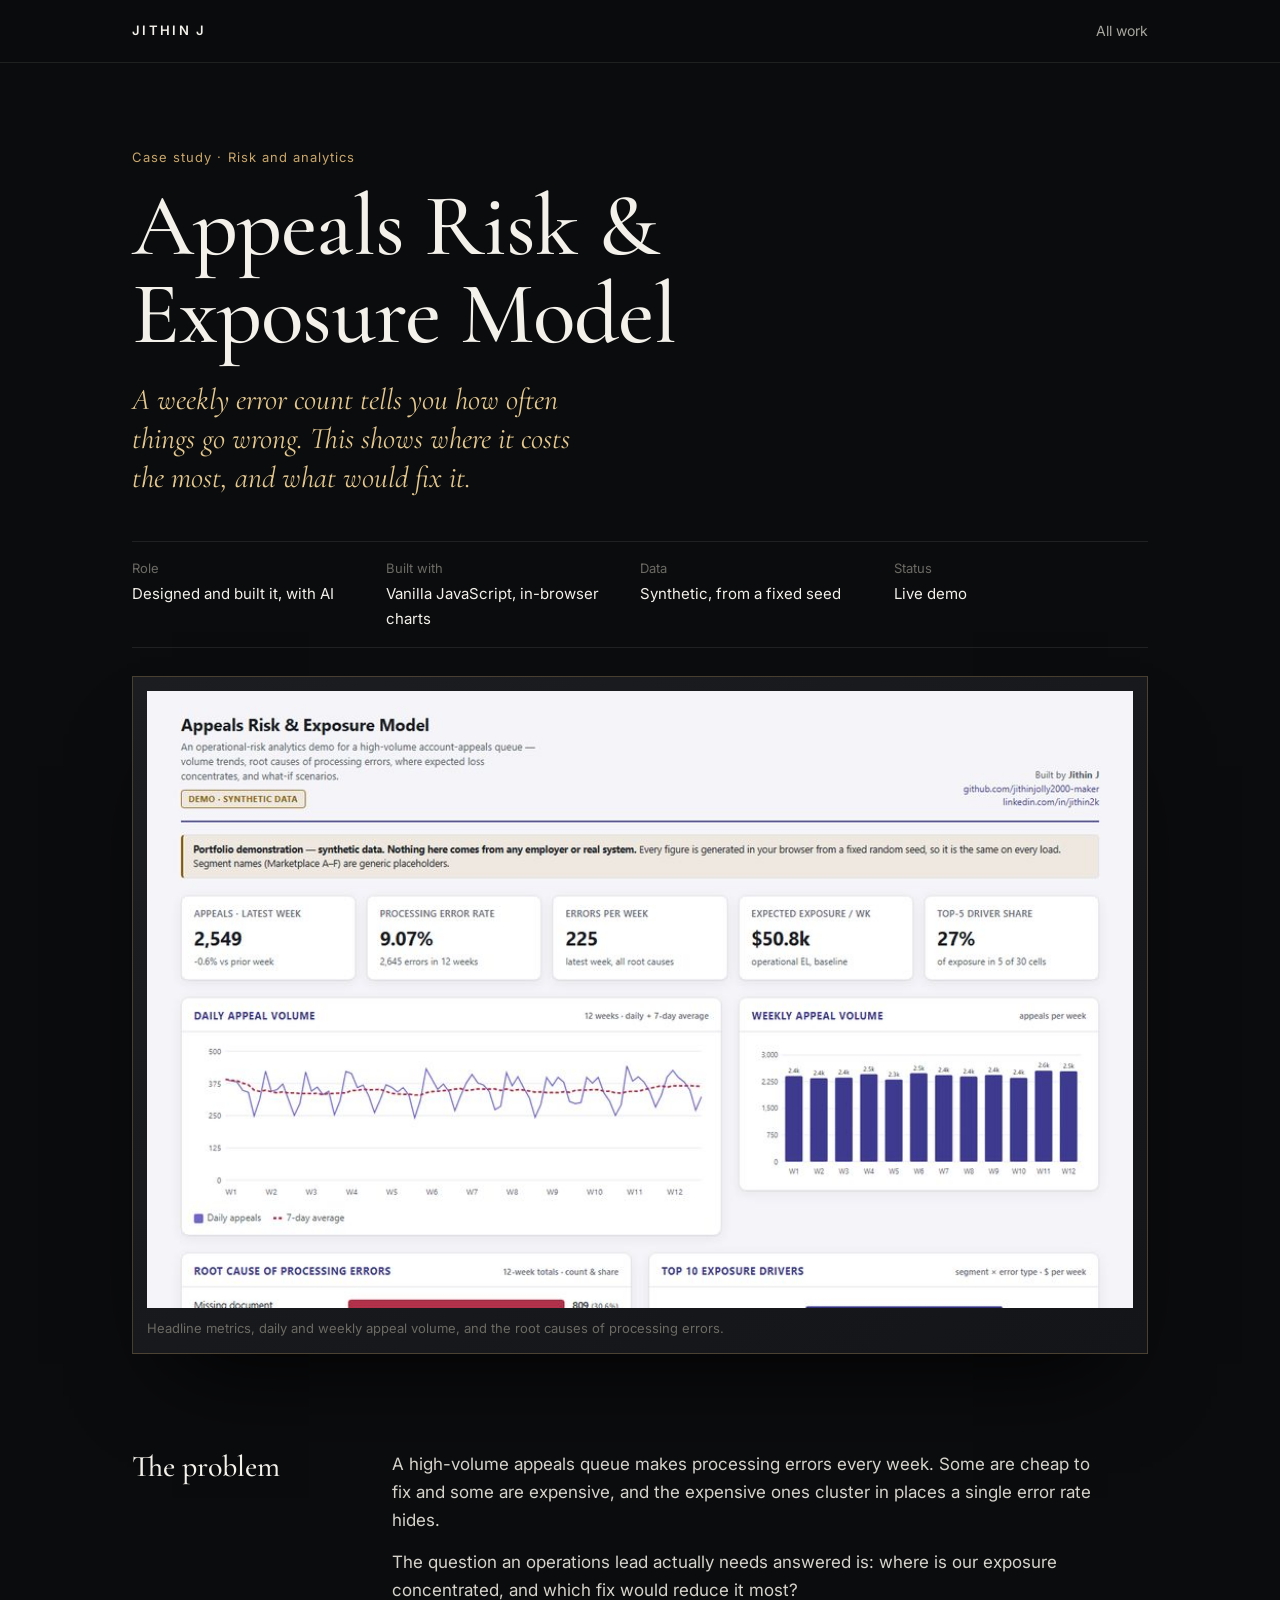
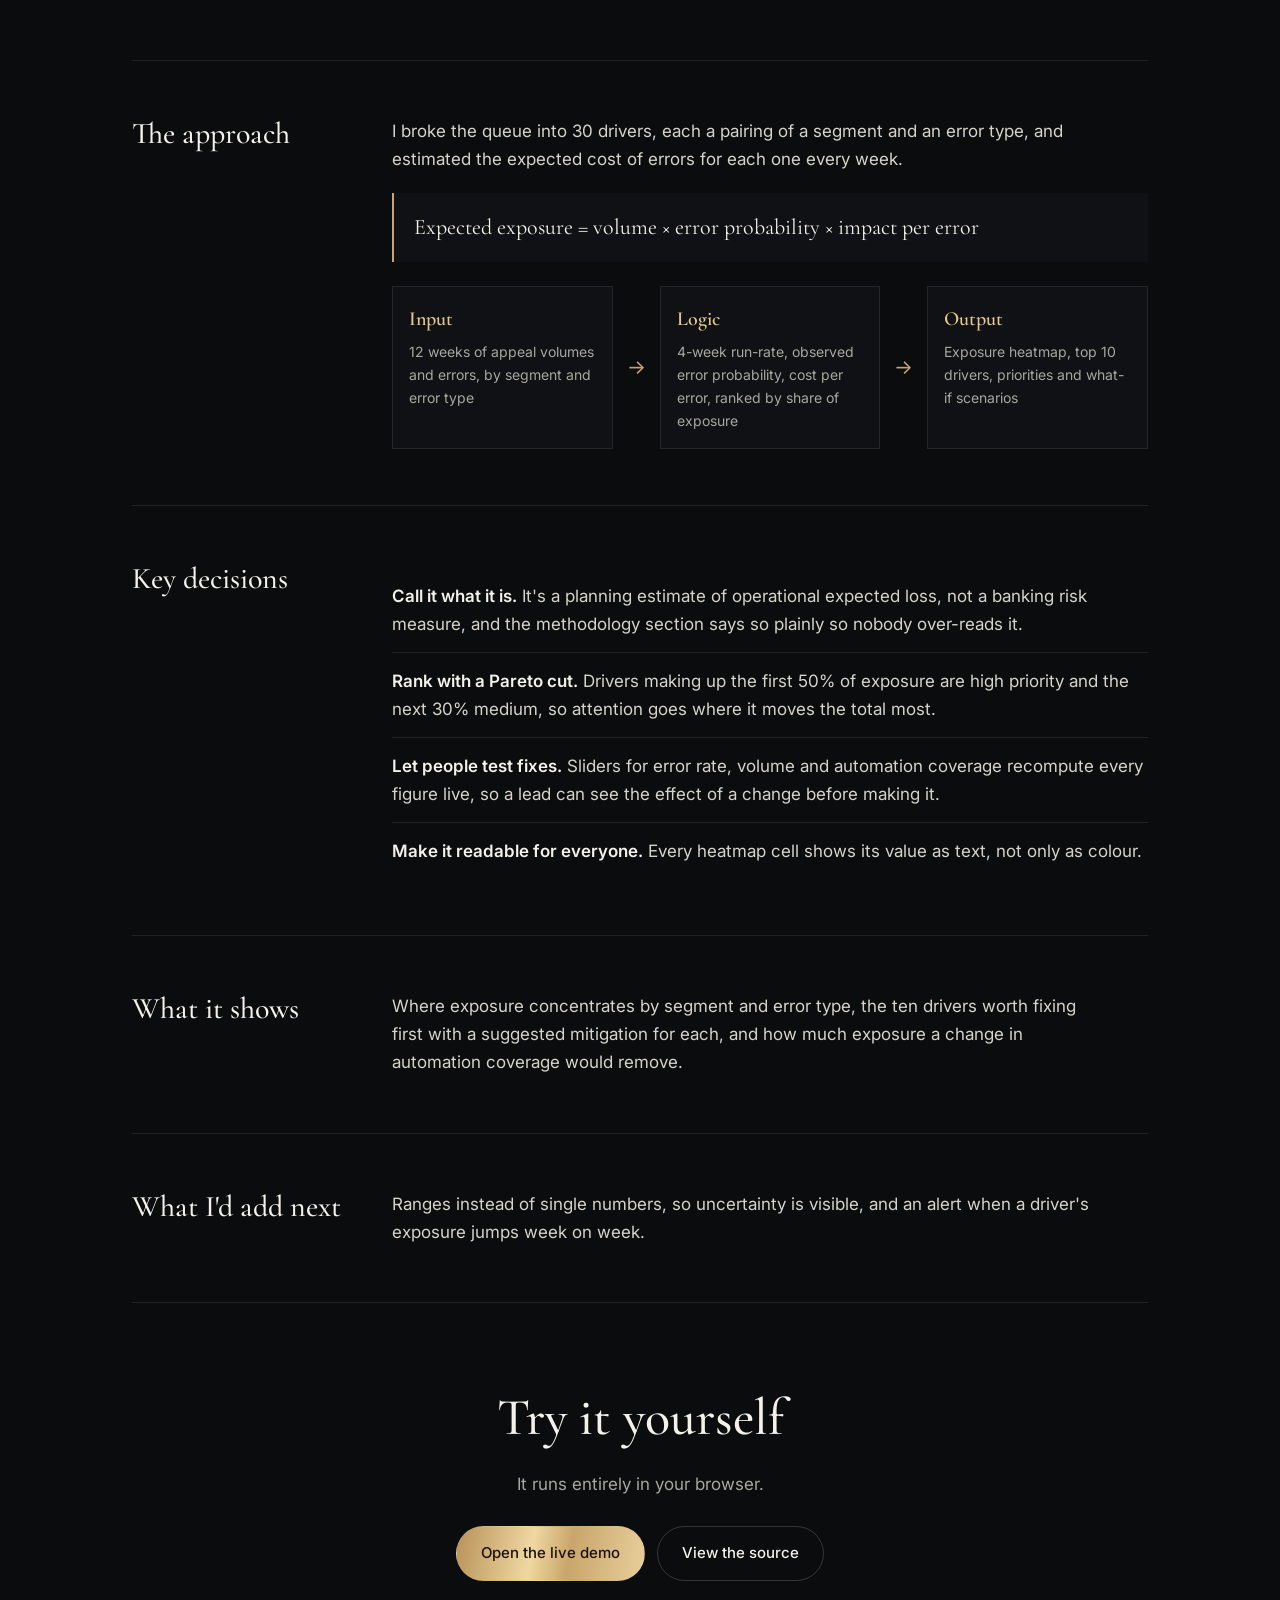
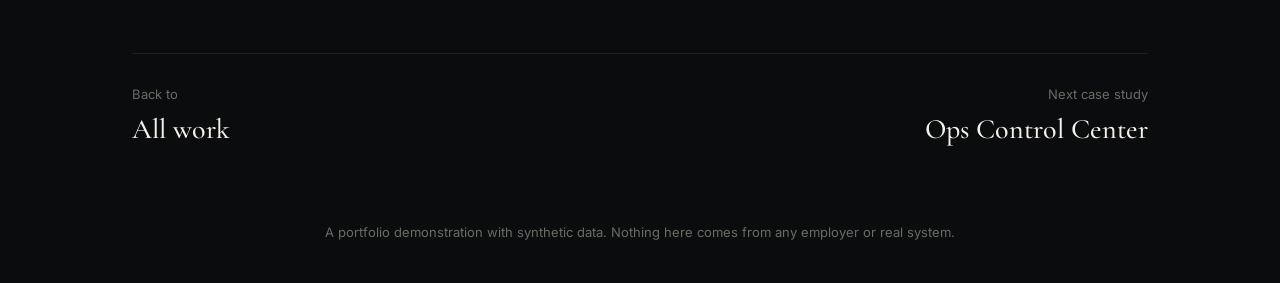
<file: case/appeals-risk-model.html>
<!DOCTYPE html>
<html lang="en">
<head>
<meta charset="UTF-8"><meta name="viewport" content="width=device-width, initial-scale=1">
<title>Case study: Appeals Risk & Exposure Model — Jithin J</title>
<meta name="description" content="How I designed an operational-risk model that shows where processing errors cost the most in a high-volume appeals queue.">
<link rel="preconnect" href="https://fonts.googleapis.com"><link rel="preconnect" href="https://fonts.gstatic.com" crossorigin>
<link href="https://fonts.googleapis.com/css2?family=Cormorant+Garamond:ital,wght@0,500;0,600;1,400&family=Inter:wght@400;500;600&display=swap" rel="stylesheet">
<link rel="stylesheet" href="case.css">
</head>
<body>
<nav class="top"><div class="wrap"><a class="logo" href="../">JITHIN J</a><a href="../#gallery">All work</a></div></nav>
<main class="wrap">
  <header class="hero">
    <p class="kicker">Case study · Risk and analytics</p>
    <h1>Appeals Risk &amp; Exposure Model</h1>
    <p class="oneliner">A weekly error count tells you how often things go wrong. This shows where it costs the most, and what would fix it.</p>
    <dl class="meta">
      <div><dt>Role</dt><dd>Designed and built it, with AI</dd></div>
      <div><dt>Built with</dt><dd>Vanilla JavaScript, in-browser charts</dd></div>
      <div><dt>Data</dt><dd>Synthetic, from a fixed seed</dd></div>
      <div><dt>Status</dt><dd>Live demo</dd></div>
    </dl>
    <figure class="shot"><img src="../work/appeals-risk-exposure-model.jpg" alt="The Appeals Risk and Exposure Model dashboard" width="960" height="600"><figcaption>Headline metrics, daily and weekly appeal volume, and the root causes of processing errors.</figcaption></figure>
  </header>

  <section class="part"><h2>The problem</h2><div>
    <p>A high-volume appeals queue makes processing errors every week. Some are cheap to fix and some are expensive, and the expensive ones cluster in places a single error rate hides.</p>
    <p>The question an operations lead actually needs answered is: where is our exposure concentrated, and which fix would reduce it most?</p>
  </div></section>

  <section class="part"><h2>The approach</h2><div>
    <p>I broke the queue into 30 drivers, each a pairing of a segment and an error type, and estimated the expected cost of errors for each one every week.</p>
    <div class="formula">Expected exposure = volume × error probability × impact per error</div>
    <div class="flow" aria-label="How the model works">
      <div class="box"><b>Input</b><span>12 weeks of appeal volumes and errors, by segment and error type</span></div><div class="arr" aria-hidden="true">→</div>
      <div class="box"><b>Logic</b><span>4-week run-rate, observed error probability, cost per error, ranked by share of exposure</span></div><div class="arr" aria-hidden="true">→</div>
      <div class="box"><b>Output</b><span>Exposure heatmap, top 10 drivers, priorities and what-if scenarios</span></div>
    </div>
  </div></section>

  <section class="part"><h2>Key decisions</h2><div>
    <ul class="points">
      <li><b>Call it what it is.</b> It's a planning estimate of operational expected loss, not a banking risk measure, and the methodology section says so plainly so nobody over-reads it.</li>
      <li><b>Rank with a Pareto cut.</b> Drivers making up the first 50% of exposure are high priority and the next 30% medium, so attention goes where it moves the total most.</li>
      <li><b>Let people test fixes.</b> Sliders for error rate, volume and automation coverage recompute every figure live, so a lead can see the effect of a change before making it.</li>
      <li><b>Make it readable for everyone.</b> Every heatmap cell shows its value as text, not only as colour.</li>
    </ul>
  </div></section>

  <section class="part"><h2>What it shows</h2><div>
    <p>Where exposure concentrates by segment and error type, the ten drivers worth fixing first with a suggested mitigation for each, and how much exposure a change in automation coverage would remove.</p>
  </div></section>

  <section class="part"><h2>What I'd add next</h2><div>
    <p>Ranges instead of single numbers, so uncertainty is visible, and an alert when a driver's exposure jumps week on week.</p>
  </div></section>

  <div class="try"><h2>Try it yourself</h2><p>It runs entirely in your browser.</p>
    <div class="cta"><a class="btn primary" href="../appeals-risk-exposure-model/" target="_blank" rel="noopener">Open the live demo</a><a class="btn" href="https://github.com/jithinjolly2000-maker/appeals-risk-exposure-model" target="_blank" rel="noopener">View the source</a></div></div>

  <div class="next"><a href="../#gallery"><small>Back to</small><b>All work</b></a><a href="ops-control-center.html" style="text-align:right"><small>Next case study</small><b>Ops Control Center</b></a></div>
  <p class="note">A portfolio demonstration with synthetic data. Nothing here comes from any employer or real system.</p>
</main>
</body>
</html>
</file>
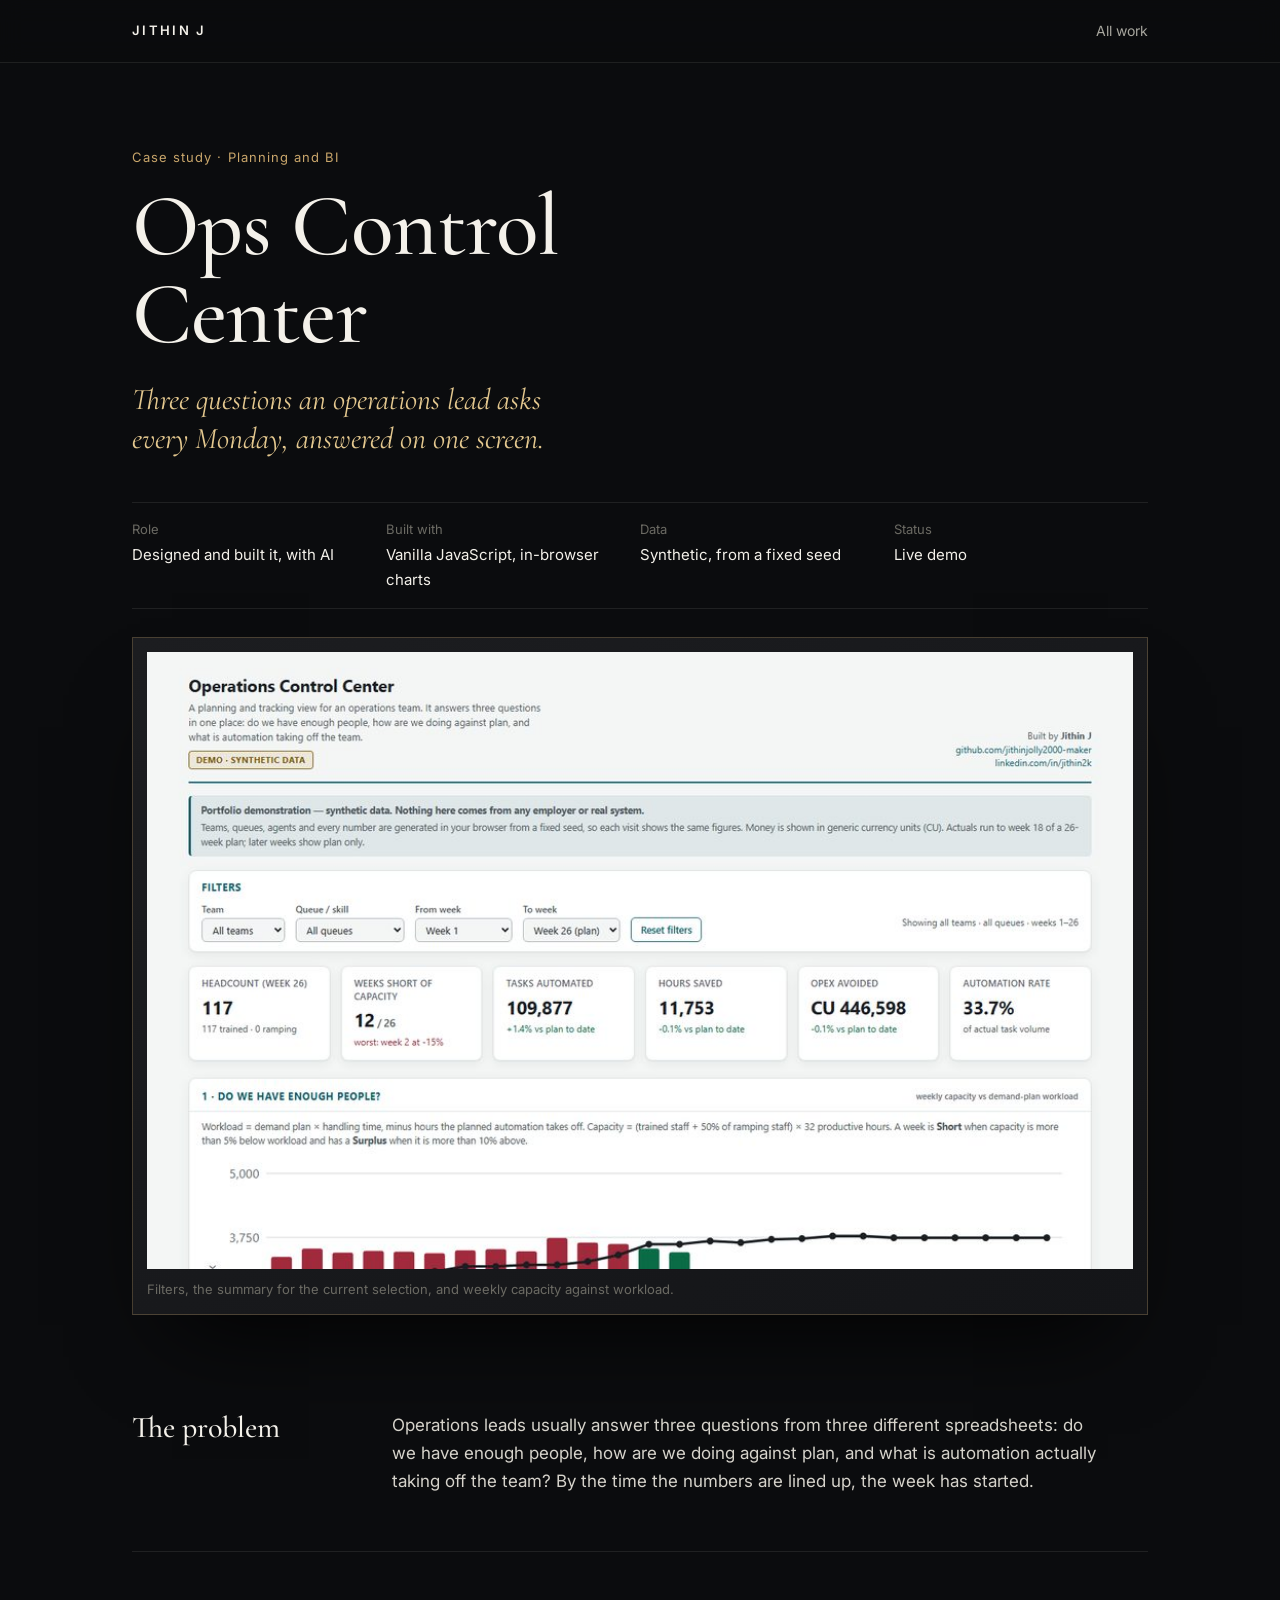
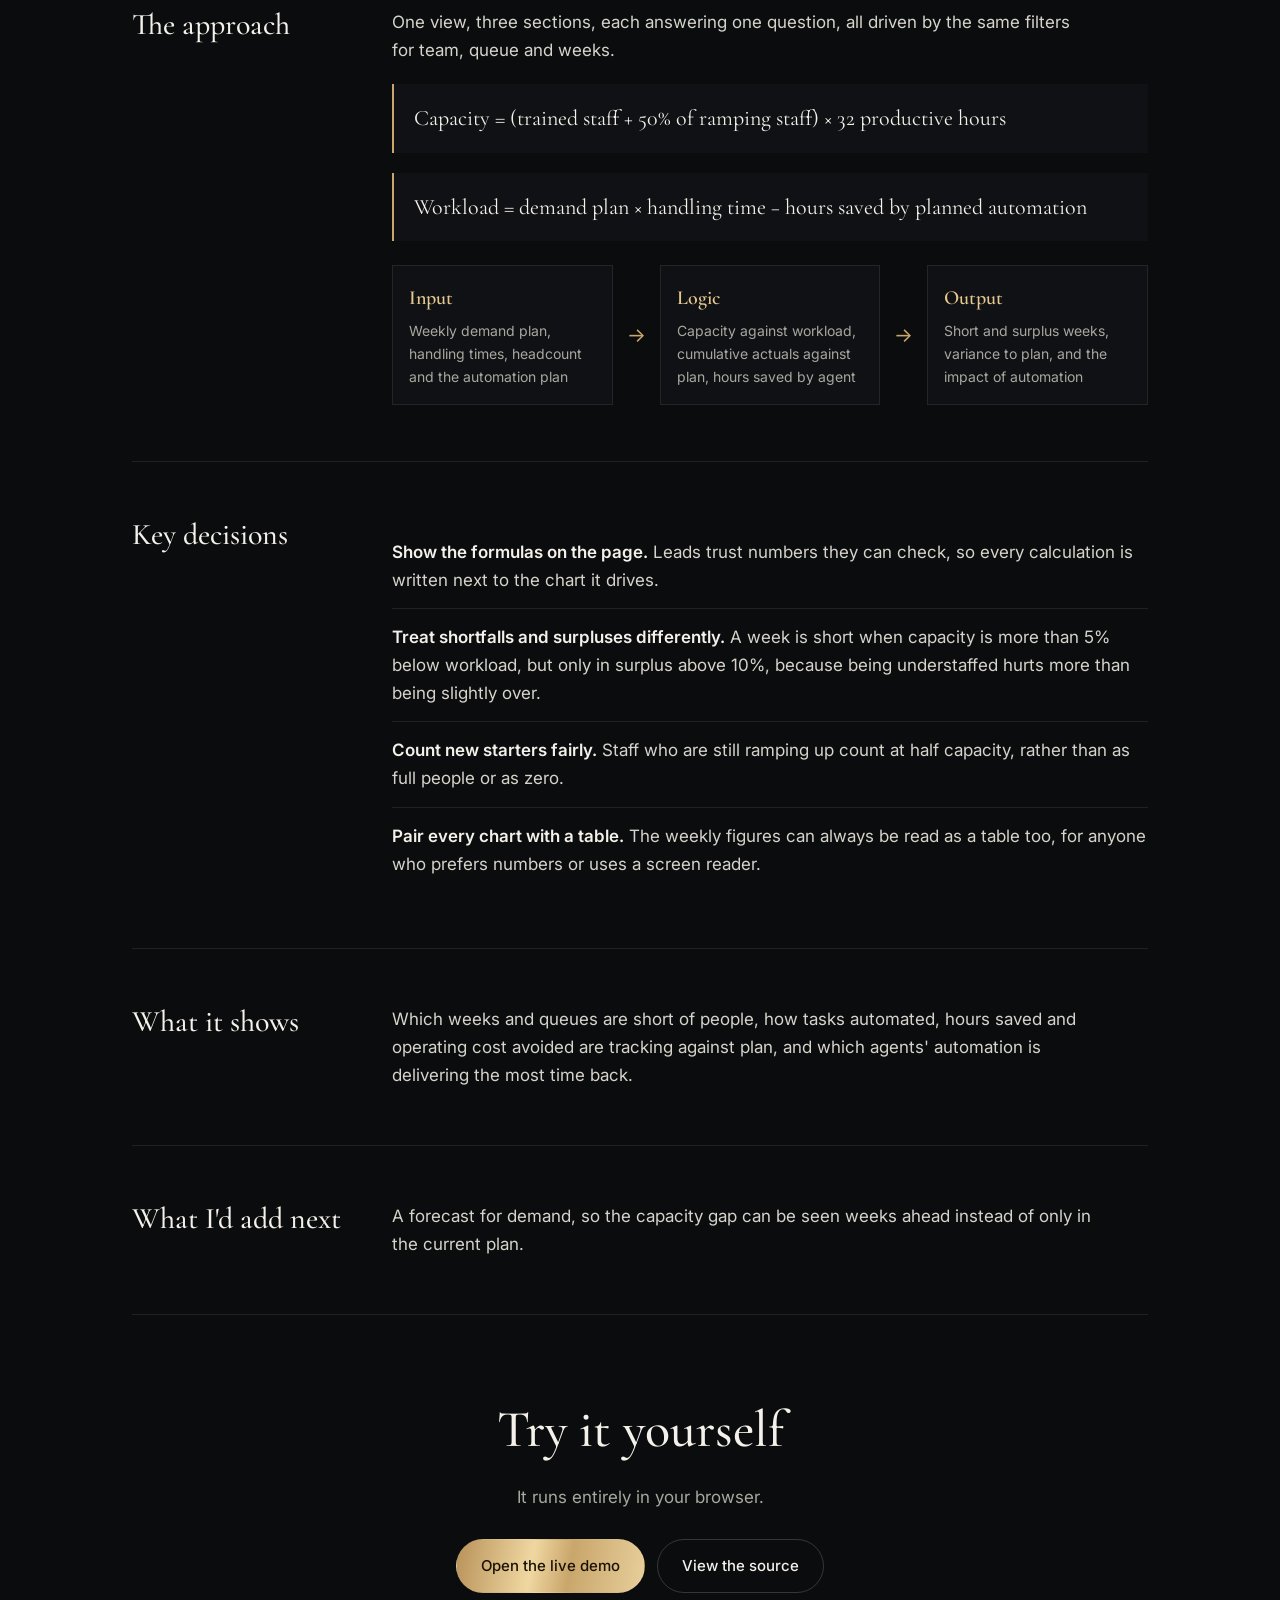
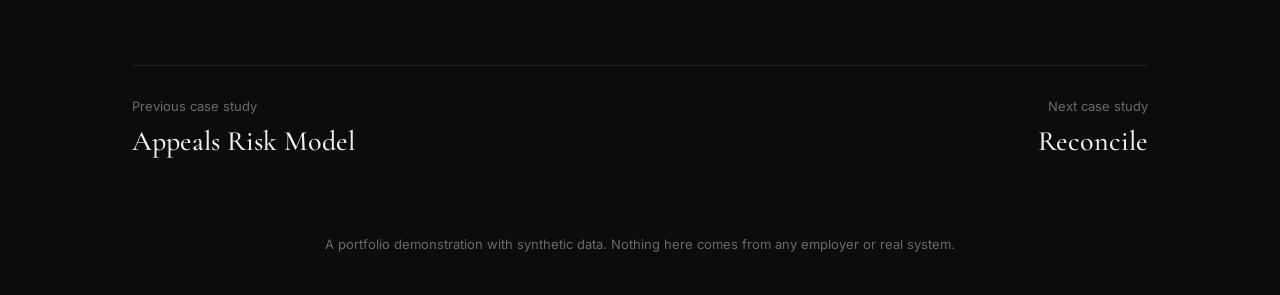
<file: case/ops-control-center.html>
<!DOCTYPE html>
<html lang="en">
<head>
<meta charset="UTF-8"><meta name="viewport" content="width=device-width, initial-scale=1">
<title>Case study: Ops Control Center — Jithin J</title>
<meta name="description" content="How I designed a single planning view that answers three questions for an operations lead: enough people, on plan, and what automation is delivering.">
<link rel="preconnect" href="https://fonts.googleapis.com"><link rel="preconnect" href="https://fonts.gstatic.com" crossorigin>
<link href="https://fonts.googleapis.com/css2?family=Cormorant+Garamond:ital,wght@0,500;0,600;1,400&family=Inter:wght@400;500;600&display=swap" rel="stylesheet">
<link rel="stylesheet" href="case.css">
</head>
<body>
<nav class="top"><div class="wrap"><a class="logo" href="../">JITHIN J</a><a href="../#gallery">All work</a></div></nav>
<main class="wrap">
  <header class="hero">
    <p class="kicker">Case study · Planning and BI</p>
    <h1>Ops Control Center</h1>
    <p class="oneliner">Three questions an operations lead asks every Monday, answered on one screen.</p>
    <dl class="meta">
      <div><dt>Role</dt><dd>Designed and built it, with AI</dd></div>
      <div><dt>Built with</dt><dd>Vanilla JavaScript, in-browser charts</dd></div>
      <div><dt>Data</dt><dd>Synthetic, from a fixed seed</dd></div>
      <div><dt>Status</dt><dd>Live demo</dd></div>
    </dl>
    <figure class="shot"><img src="../work/ops-control-center.jpg" alt="The Ops Control Center dashboard" width="960" height="600"><figcaption>Filters, the summary for the current selection, and weekly capacity against workload.</figcaption></figure>
  </header>

  <section class="part"><h2>The problem</h2><div>
    <p>Operations leads usually answer three questions from three different spreadsheets: do we have enough people, how are we doing against plan, and what is automation actually taking off the team? By the time the numbers are lined up, the week has started.</p>
  </div></section>

  <section class="part"><h2>The approach</h2><div>
    <p>One view, three sections, each answering one question, all driven by the same filters for team, queue and weeks.</p>
    <div class="formula">Capacity = (trained staff + 50% of ramping staff) × 32 productive hours</div>
    <div class="formula">Workload = demand plan × handling time − hours saved by planned automation</div>
    <div class="flow" aria-label="How the view works">
      <div class="box"><b>Input</b><span>Weekly demand plan, handling times, headcount and the automation plan</span></div><div class="arr" aria-hidden="true">→</div>
      <div class="box"><b>Logic</b><span>Capacity against workload, cumulative actuals against plan, hours saved by agent</span></div><div class="arr" aria-hidden="true">→</div>
      <div class="box"><b>Output</b><span>Short and surplus weeks, variance to plan, and the impact of automation</span></div>
    </div>
  </div></section>

  <section class="part"><h2>Key decisions</h2><div>
    <ul class="points">
      <li><b>Show the formulas on the page.</b> Leads trust numbers they can check, so every calculation is written next to the chart it drives.</li>
      <li><b>Treat shortfalls and surpluses differently.</b> A week is short when capacity is more than 5% below workload, but only in surplus above 10%, because being understaffed hurts more than being slightly over.</li>
      <li><b>Count new starters fairly.</b> Staff who are still ramping up count at half capacity, rather than as full people or as zero.</li>
      <li><b>Pair every chart with a table.</b> The weekly figures can always be read as a table too, for anyone who prefers numbers or uses a screen reader.</li>
    </ul>
  </div></section>

  <section class="part"><h2>What it shows</h2><div>
    <p>Which weeks and queues are short of people, how tasks automated, hours saved and operating cost avoided are tracking against plan, and which agents' automation is delivering the most time back.</p>
  </div></section>

  <section class="part"><h2>What I'd add next</h2><div>
    <p>A forecast for demand, so the capacity gap can be seen weeks ahead instead of only in the current plan.</p>
  </div></section>

  <div class="try"><h2>Try it yourself</h2><p>It runs entirely in your browser.</p>
    <div class="cta"><a class="btn primary" href="../ops-control-center/" target="_blank" rel="noopener">Open the live demo</a><a class="btn" href="https://github.com/jithinjolly2000-maker/ops-control-center" target="_blank" rel="noopener">View the source</a></div></div>

  <div class="next"><a href="appeals-risk-model.html"><small>Previous case study</small><b>Appeals Risk Model</b></a><a href="reconcile.html" style="text-align:right"><small>Next case study</small><b>Reconcile</b></a></div>
  <p class="note">A portfolio demonstration with synthetic data. Nothing here comes from any employer or real system.</p>
</main>
</body>
</html>
</file>
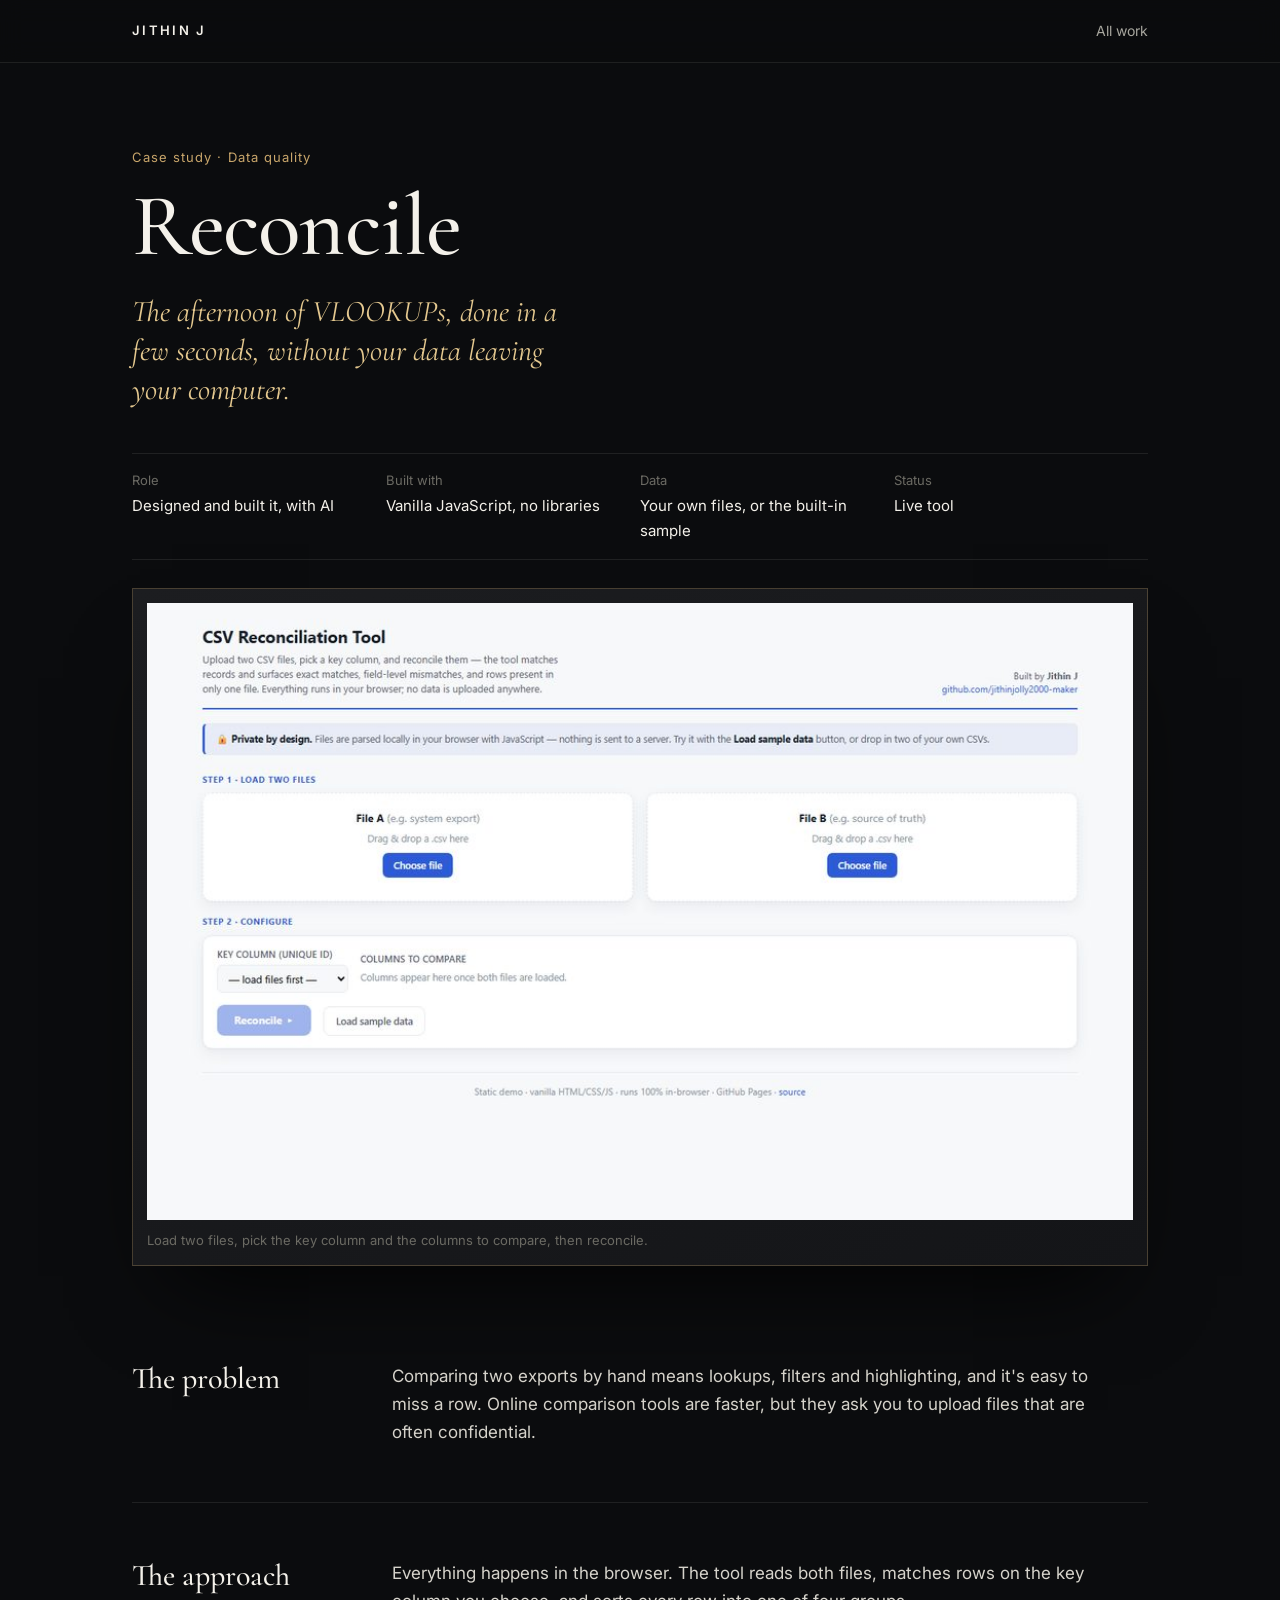
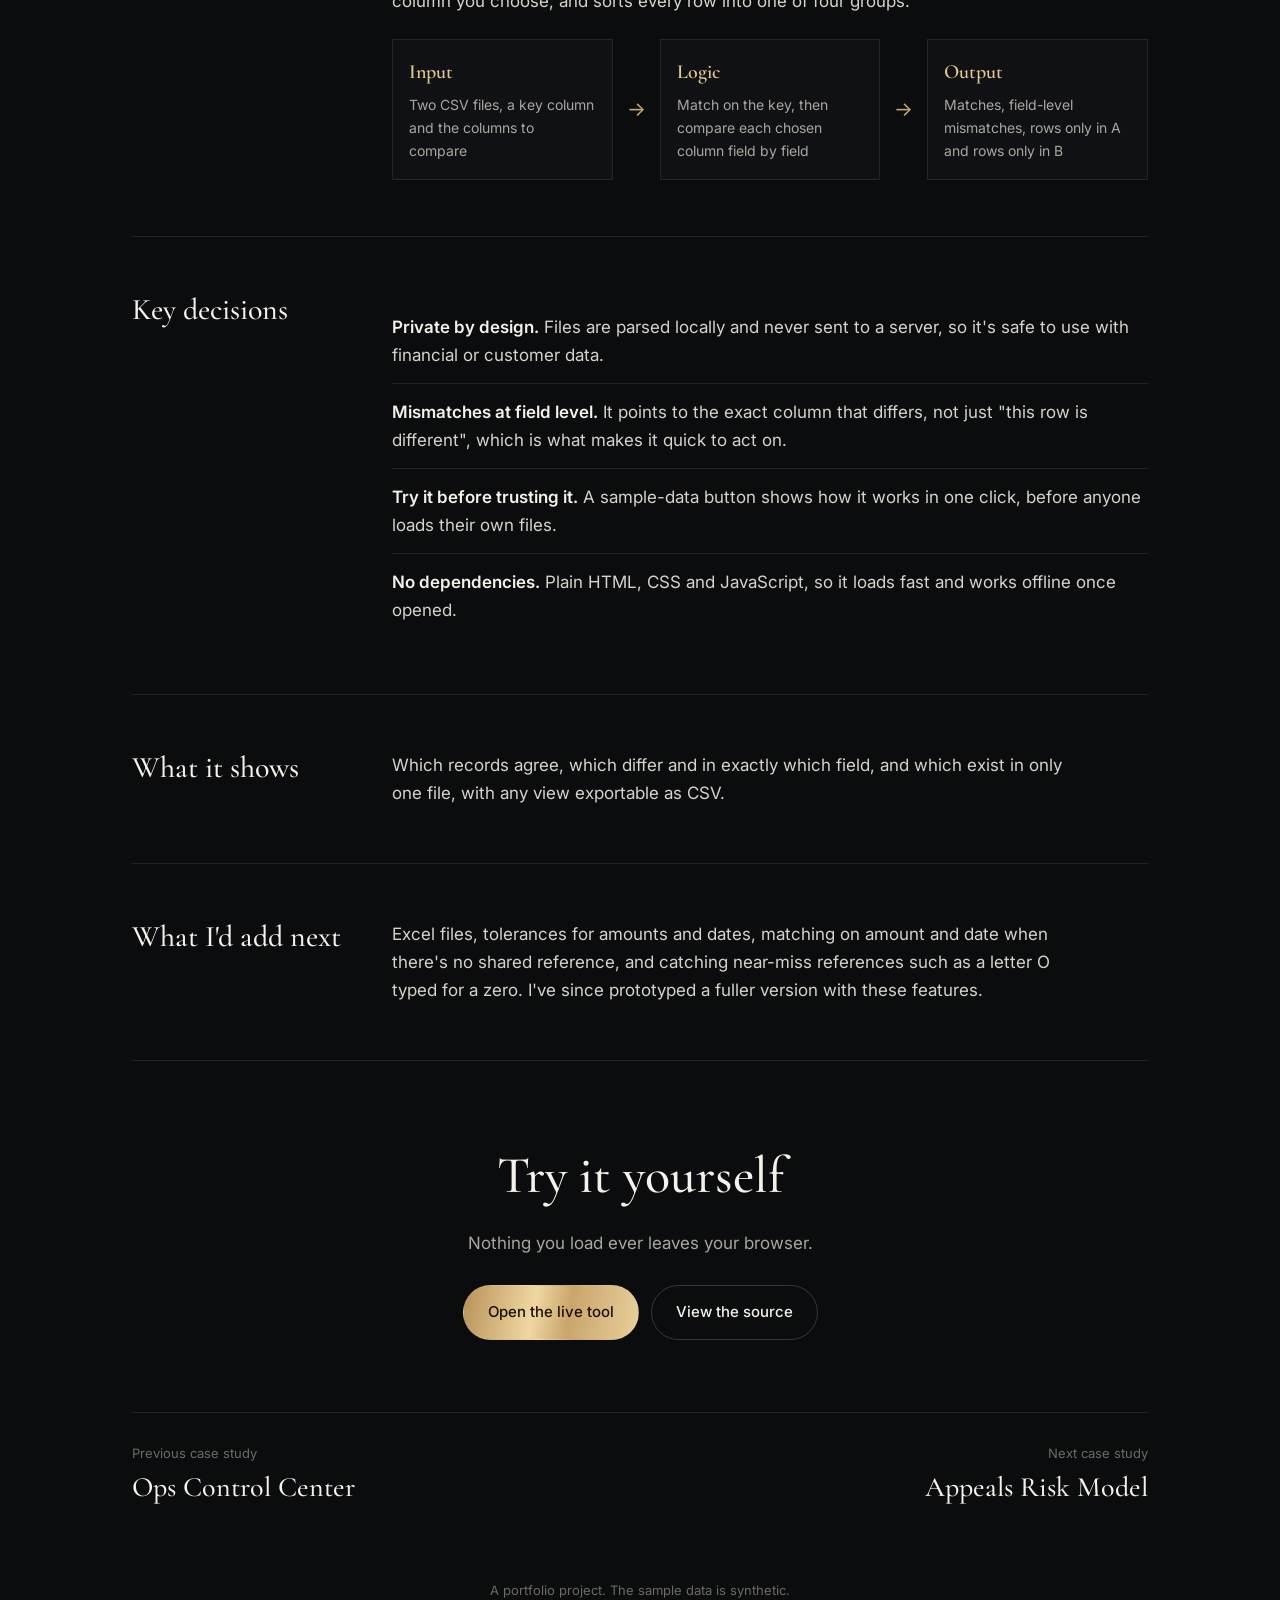
<file: case/reconcile.html>
<!DOCTYPE html>
<html lang="en">
<head>
<meta charset="UTF-8"><meta name="viewport" content="width=device-width, initial-scale=1">
<title>Case study: Reconcile — Jithin J</title>
<meta name="description" content="How I designed a private, in-browser tool that reconciles two files and shows every mismatch, without uploading anything.">
<link rel="preconnect" href="https://fonts.googleapis.com"><link rel="preconnect" href="https://fonts.gstatic.com" crossorigin>
<link href="https://fonts.googleapis.com/css2?family=Cormorant+Garamond:ital,wght@0,500;0,600;1,400&family=Inter:wght@400;500;600&display=swap" rel="stylesheet">
<link rel="stylesheet" href="case.css">
</head>
<body>
<nav class="top"><div class="wrap"><a class="logo" href="../">JITHIN J</a><a href="../#gallery">All work</a></div></nav>
<main class="wrap">
  <header class="hero">
    <p class="kicker">Case study · Data quality</p>
    <h1>Reconcile</h1>
    <p class="oneliner">The afternoon of VLOOKUPs, done in a few seconds, without your data leaving your computer.</p>
    <dl class="meta">
      <div><dt>Role</dt><dd>Designed and built it, with AI</dd></div>
      <div><dt>Built with</dt><dd>Vanilla JavaScript, no libraries</dd></div>
      <div><dt>Data</dt><dd>Your own files, or the built-in sample</dd></div>
      <div><dt>Status</dt><dd>Live tool</dd></div>
    </dl>
    <figure class="shot"><img src="../work/csv-reconciliation-tool.jpg" alt="The Reconcile tool, ready to load two files" width="960" height="600"><figcaption>Load two files, pick the key column and the columns to compare, then reconcile.</figcaption></figure>
  </header>

  <section class="part"><h2>The problem</h2><div>
    <p>Comparing two exports by hand means lookups, filters and highlighting, and it's easy to miss a row. Online comparison tools are faster, but they ask you to upload files that are often confidential.</p>
  </div></section>

  <section class="part"><h2>The approach</h2><div>
    <p>Everything happens in the browser. The tool reads both files, matches rows on the key column you choose, and sorts every row into one of four groups.</p>
    <div class="flow" aria-label="How the tool works">
      <div class="box"><b>Input</b><span>Two CSV files, a key column and the columns to compare</span></div><div class="arr" aria-hidden="true">→</div>
      <div class="box"><b>Logic</b><span>Match on the key, then compare each chosen column field by field</span></div><div class="arr" aria-hidden="true">→</div>
      <div class="box"><b>Output</b><span>Matches, field-level mismatches, rows only in A and rows only in B</span></div>
    </div>
  </div></section>

  <section class="part"><h2>Key decisions</h2><div>
    <ul class="points">
      <li><b>Private by design.</b> Files are parsed locally and never sent to a server, so it's safe to use with financial or customer data.</li>
      <li><b>Mismatches at field level.</b> It points to the exact column that differs, not just "this row is different", which is what makes it quick to act on.</li>
      <li><b>Try it before trusting it.</b> A sample-data button shows how it works in one click, before anyone loads their own files.</li>
      <li><b>No dependencies.</b> Plain HTML, CSS and JavaScript, so it loads fast and works offline once opened.</li>
    </ul>
  </div></section>

  <section class="part"><h2>What it shows</h2><div>
    <p>Which records agree, which differ and in exactly which field, and which exist in only one file, with any view exportable as CSV.</p>
  </div></section>

  <section class="part"><h2>What I'd add next</h2><div>
    <p>Excel files, tolerances for amounts and dates, matching on amount and date when there's no shared reference, and catching near-miss references such as a letter O typed for a zero. I've since prototyped a fuller version with these features.</p>
  </div></section>

  <div class="try"><h2>Try it yourself</h2><p>Nothing you load ever leaves your browser.</p>
    <div class="cta"><a class="btn primary" href="../csv-reconciliation-tool/" target="_blank" rel="noopener">Open the live tool</a><a class="btn" href="https://github.com/jithinjolly2000-maker/csv-reconciliation-tool" target="_blank" rel="noopener">View the source</a></div></div>

  <div class="next"><a href="ops-control-center.html"><small>Previous case study</small><b>Ops Control Center</b></a><a href="appeals-risk-model.html" style="text-align:right"><small>Next case study</small><b>Appeals Risk Model</b></a></div>
  <p class="note">A portfolio project. The sample data is synthetic.</p>
</main>
</body>
</html>
</file>
<file: case/case.css>
/* Case studies: same palette and type as the Cairn Gallery */
:root{--bg:#0b0c0e;--bg2:#101114;--ink:#f4f1ea;--muted:#a8a79f;--dim:#6b6a63;--line:rgba(244,241,234,.09);--sand:#c9a66b;--sand2:#e4c88f;
  --serif:"Cormorant Garamond",Georgia,"Times New Roman",serif;--sans:Inter,"Segoe UI",system-ui,-apple-system,Arial,sans-serif;--ease:cubic-bezier(.2,.7,.2,1)}
*{box-sizing:border-box;margin:0;padding:0}
body{font-family:var(--sans);background:var(--bg);color:var(--ink);line-height:1.65;font-size:17px;-webkit-font-smoothing:antialiased}
a{color:inherit}
:focus-visible{outline:2px solid var(--sand2);outline-offset:3px;border-radius:3px}
.wrap{max-width:1080px;margin:0 auto;padding:0 32px}
@media(max-width:640px){.wrap{padding:0 20px}}
nav.top{position:sticky;top:0;z-index:10;background:rgba(11,12,14,.78);backdrop-filter:blur(12px);-webkit-backdrop-filter:blur(12px);border-bottom:1px solid var(--line)}
nav.top .wrap{display:flex;justify-content:space-between;align-items:center;height:62px}
nav.top a{text-decoration:none;font-size:14px;color:var(--muted)}
nav.top a:hover{color:var(--ink)}
nav.top .logo{display:inline-flex;align-items:center;gap:10px;color:var(--ink);font-weight:600;letter-spacing:.18em;font-size:13px}
header.hero{padding:84px 0 40px}
.kicker{font-size:13px;letter-spacing:.08em;color:var(--sand)}
h1{font-family:var(--serif);font-weight:500;font-size:clamp(44px,7vw,88px);line-height:1;letter-spacing:-.01em;margin-top:14px;max-width:16ch}
.oneliner{font-family:var(--serif);font-style:italic;font-size:clamp(22px,2.6vw,30px);line-height:1.3;color:var(--sand2);margin-top:22px;max-width:34ch}
.meta{display:grid;grid-template-columns:repeat(4,1fr);gap:0;margin-top:44px;border-top:1px solid var(--line)}
@media(max-width:760px){.meta{grid-template-columns:1fr 1fr}}
.meta div{padding:16px 18px 16px 0;border-bottom:1px solid var(--line)}
.meta dt{font-size:13px;color:var(--dim)}
.meta dd{font-size:15px;margin-top:2px}
figure.shot{margin:28px 0 0;padding:14px;background:linear-gradient(145deg,#1c1d20,#141518);border:1px solid rgba(201,166,107,.28);box-shadow:0 50px 90px -40px rgba(0,0,0,.9)}
figure.shot img{display:block;width:100%;height:auto}
figure.shot figcaption{font-size:13px;color:var(--dim);margin-top:10px}
section.part{display:grid;grid-template-columns:220px minmax(0,1fr);gap:40px;padding:56px 0;border-bottom:1px solid var(--line)}
@media(max-width:760px){section.part{grid-template-columns:1fr;gap:12px;padding:40px 0}}
section.part h2{font-family:var(--serif);font-weight:500;font-size:30px;line-height:1.1}
section.part p{color:#d6d3cb;max-width:64ch}
section.part p+p{margin-top:14px}
.flow{display:grid;grid-template-columns:1fr auto 1fr auto 1fr;gap:14px;align-items:stretch;margin-top:24px}
@media(max-width:760px){.flow{grid-template-columns:1fr}.flow .arr{transform:rotate(90deg);justify-self:center}}
.flow .box{border:1px solid var(--line);padding:16px;background:var(--bg2)}
.flow .box b{display:block;font-family:var(--serif);font-weight:600;font-size:20px;color:var(--sand2)}
.flow .box span{display:block;font-size:14px;color:var(--muted);margin-top:4px}
.flow .arr{align-self:center;color:var(--sand);font-size:20px}
.formula{margin-top:20px;padding:16px 20px;border-left:2px solid var(--sand);background:var(--bg2);font-family:var(--serif);font-size:22px;color:var(--ink)}
ul.points{list-style:none;margin-top:6px}
ul.points li{padding:14px 0;border-bottom:1px solid var(--line);color:#d6d3cb}
ul.points li:last-child{border-bottom:0}
ul.points b{color:var(--ink);font-weight:600}
.try{padding:72px 0;text-align:center}
.try h2{font-family:var(--serif);font-weight:500;font-size:clamp(34px,4.6vw,52px)}
.try p{color:var(--muted);margin-top:10px}
.cta{display:flex;flex-wrap:wrap;gap:12px;justify-content:center;margin-top:28px}
.btn{display:inline-flex;align-items:center;gap:10px;font-size:15px;font-weight:500;padding:14px 24px;border:1px solid rgba(244,241,234,.18);border-radius:999px;text-decoration:none;transition:.3s var(--ease)}
.btn:hover{border-color:var(--sand);color:var(--sand2)}
.btn.primary{background:linear-gradient(100deg,#b8925a,#f0d7a1 40%,#c9a66b 60%,#e8cf9c);color:#1a1206;border-color:transparent}
.btn.primary:hover{color:#1a1206}
.next{display:flex;justify-content:space-between;align-items:baseline;gap:20px;padding:30px 0 70px;border-top:1px solid var(--line)}
.next a{text-decoration:none}
.next small{display:block;font-size:13px;color:var(--dim)}
.next b{font-family:var(--serif);font-weight:500;font-size:28px}
.next a:hover b{color:var(--sand2)}
.note{font-size:13px;color:var(--dim);text-align:center;padding-bottom:40px}
@media(prefers-reduced-motion:reduce){*{transition:none!important}}
</file>
